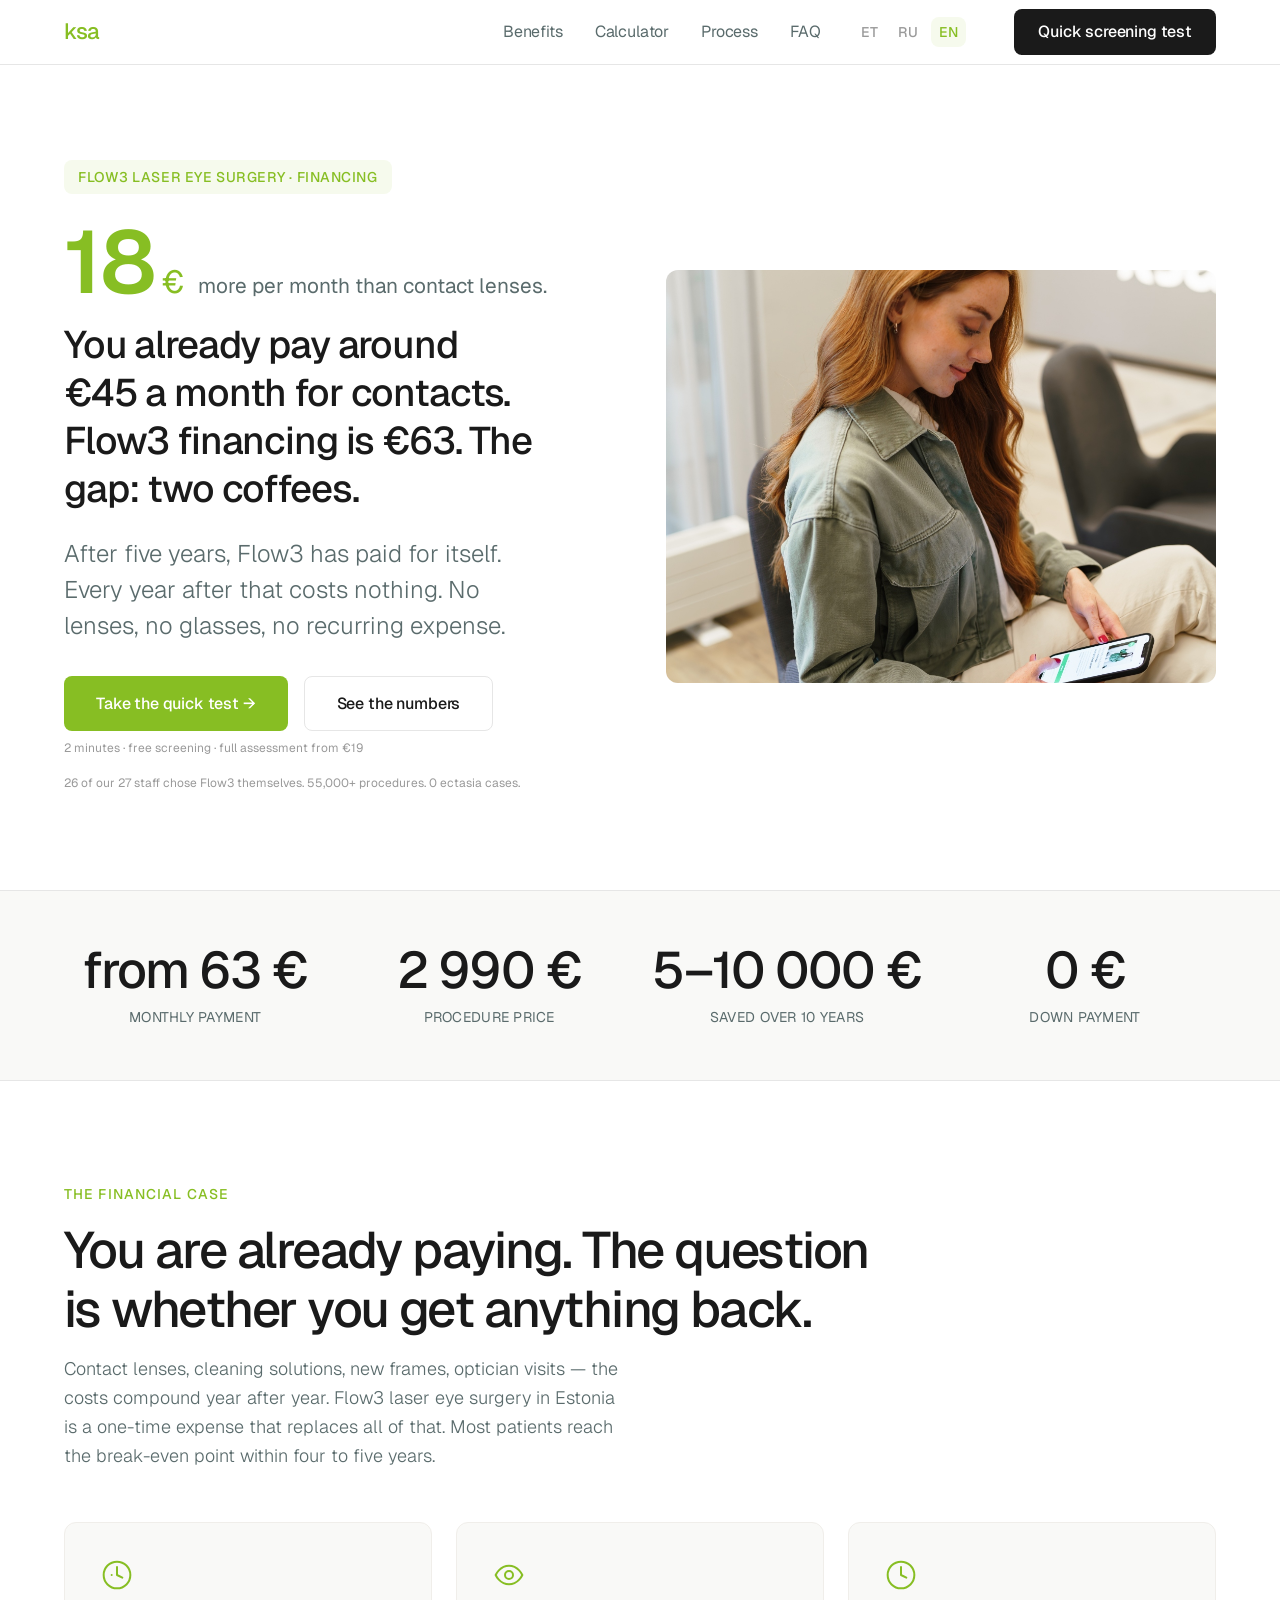
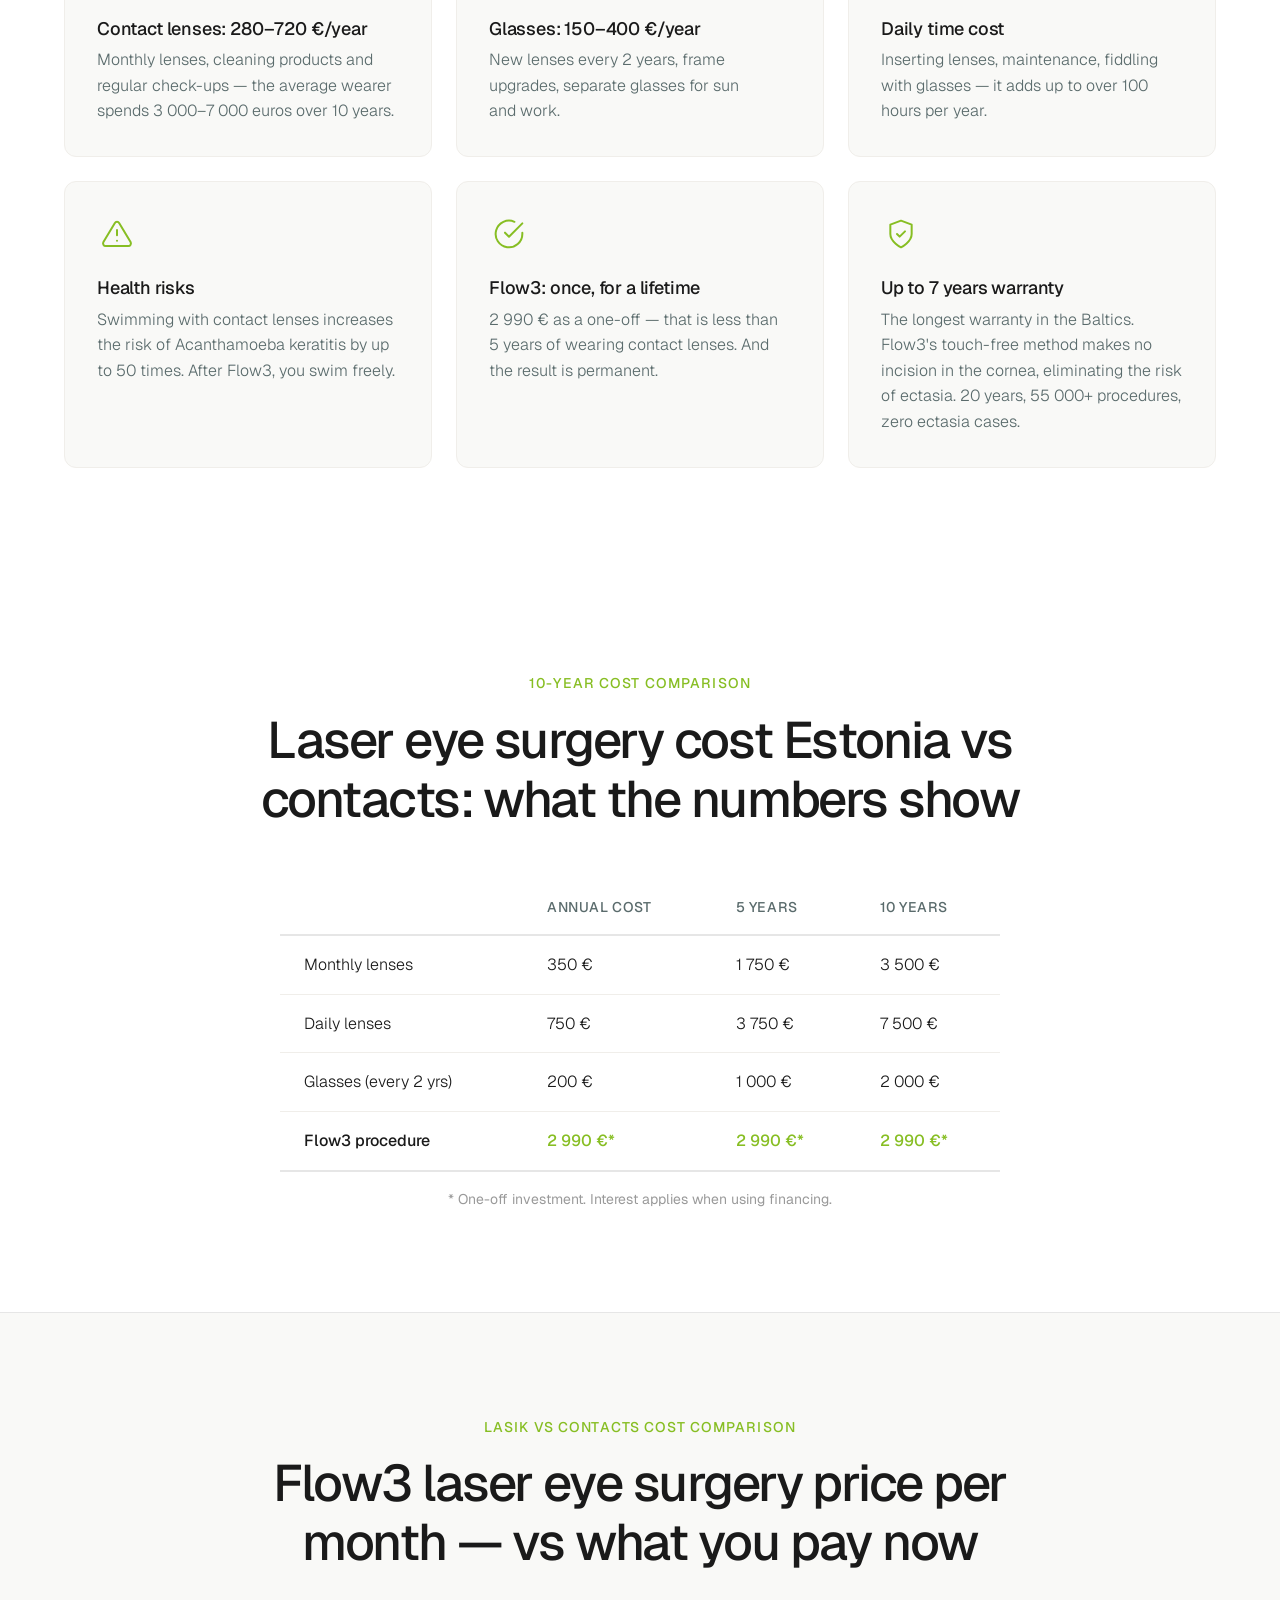
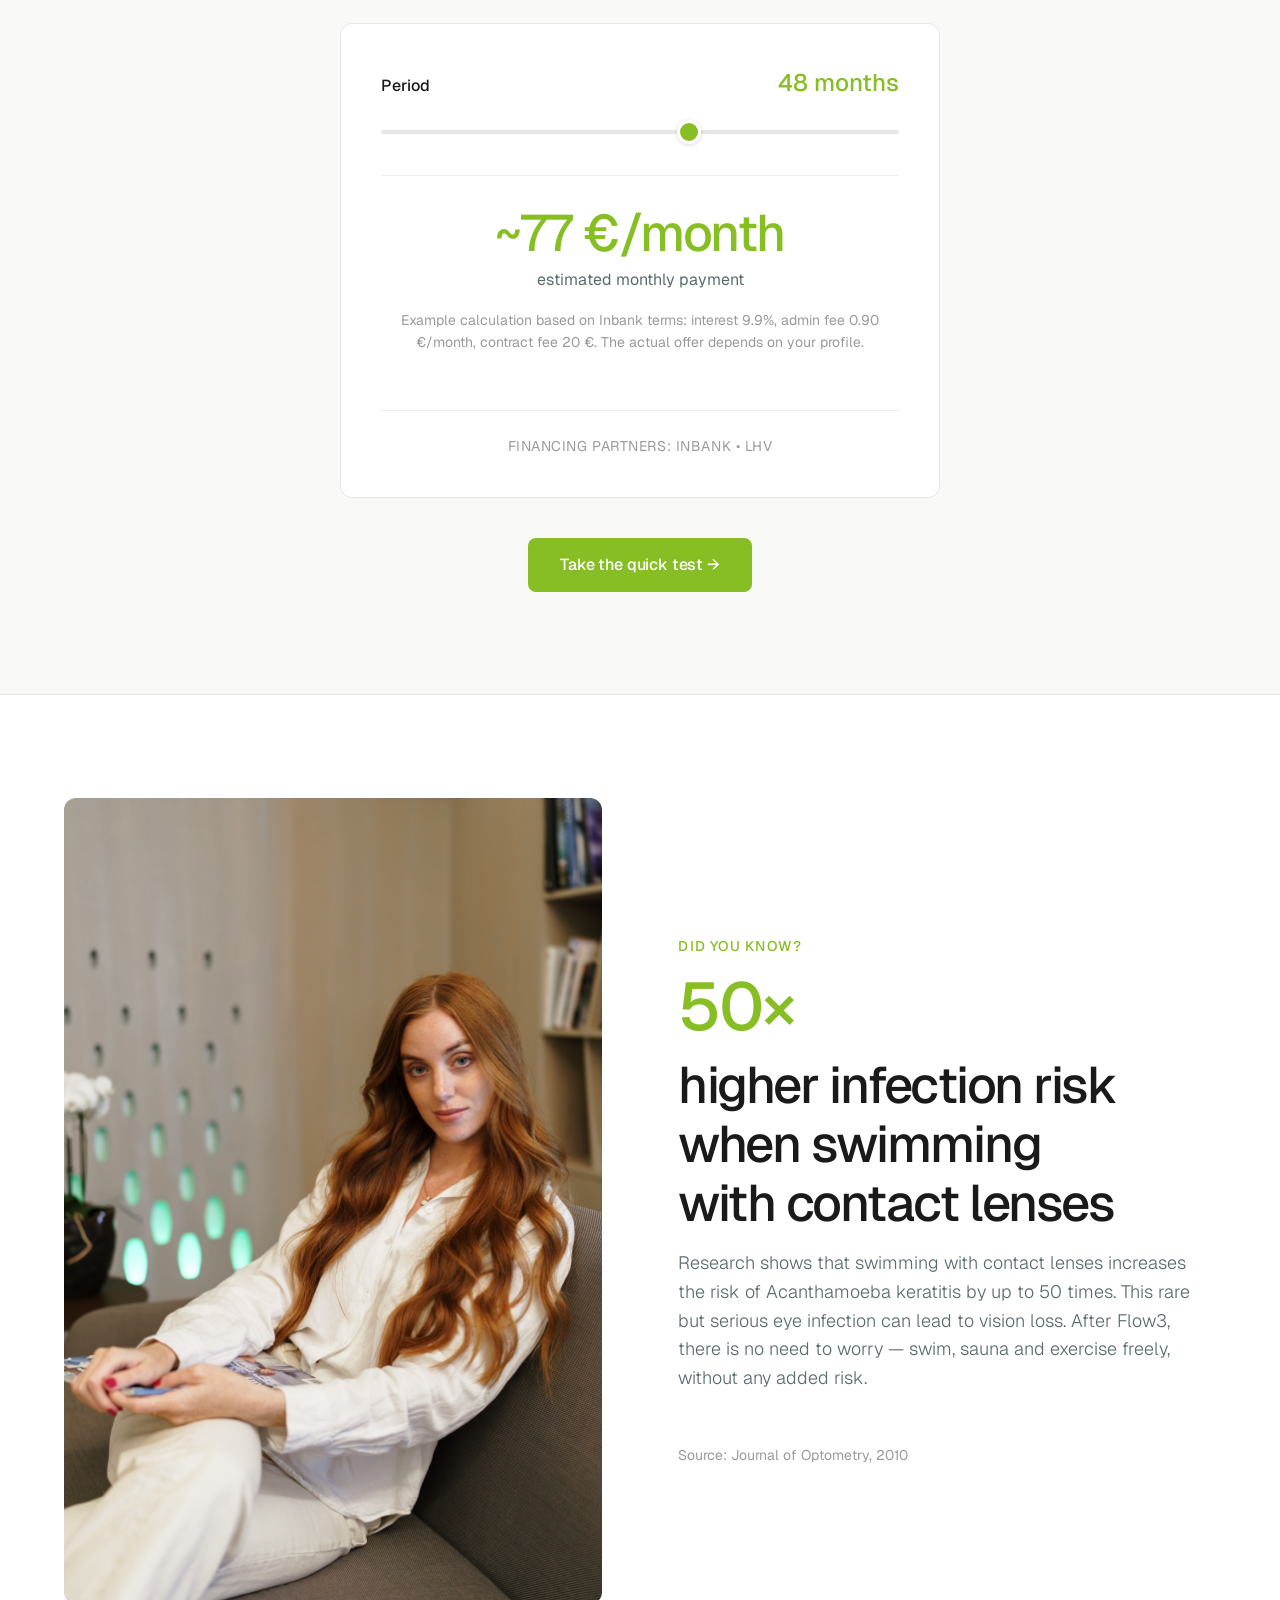
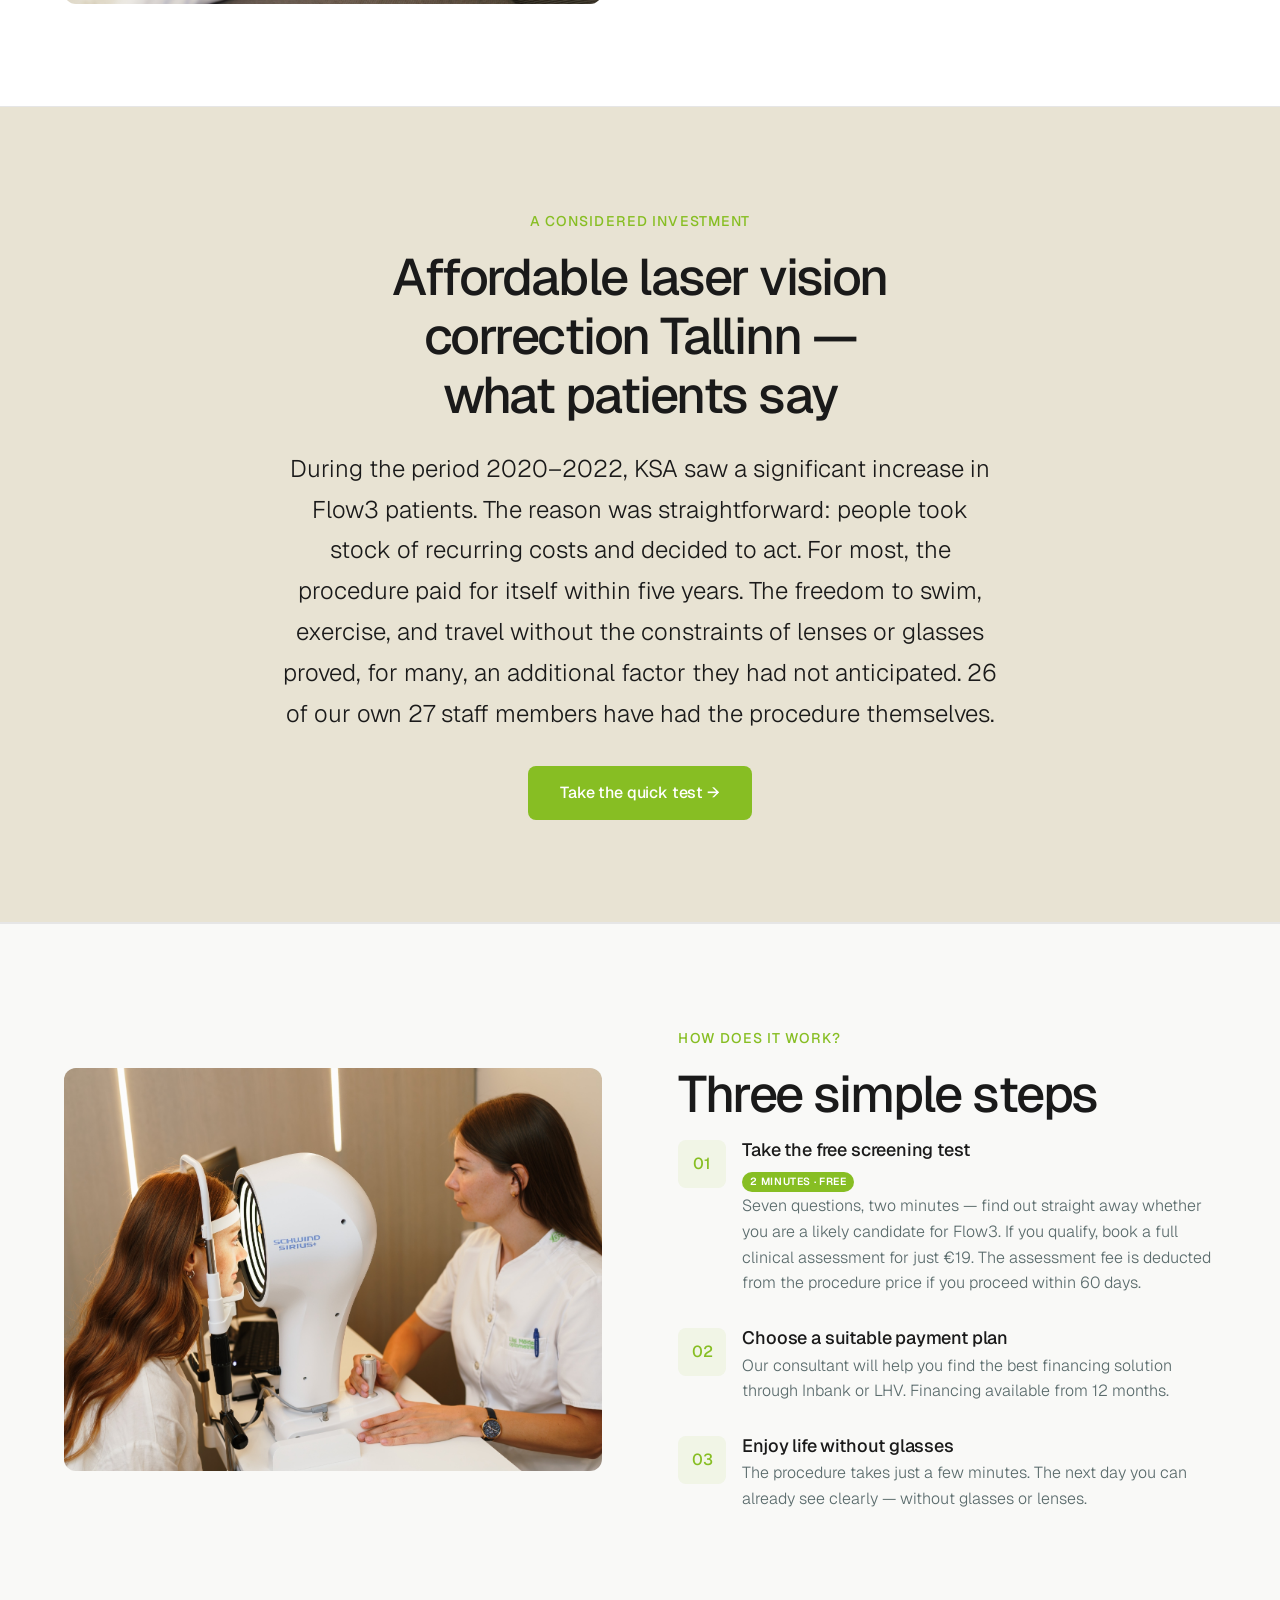
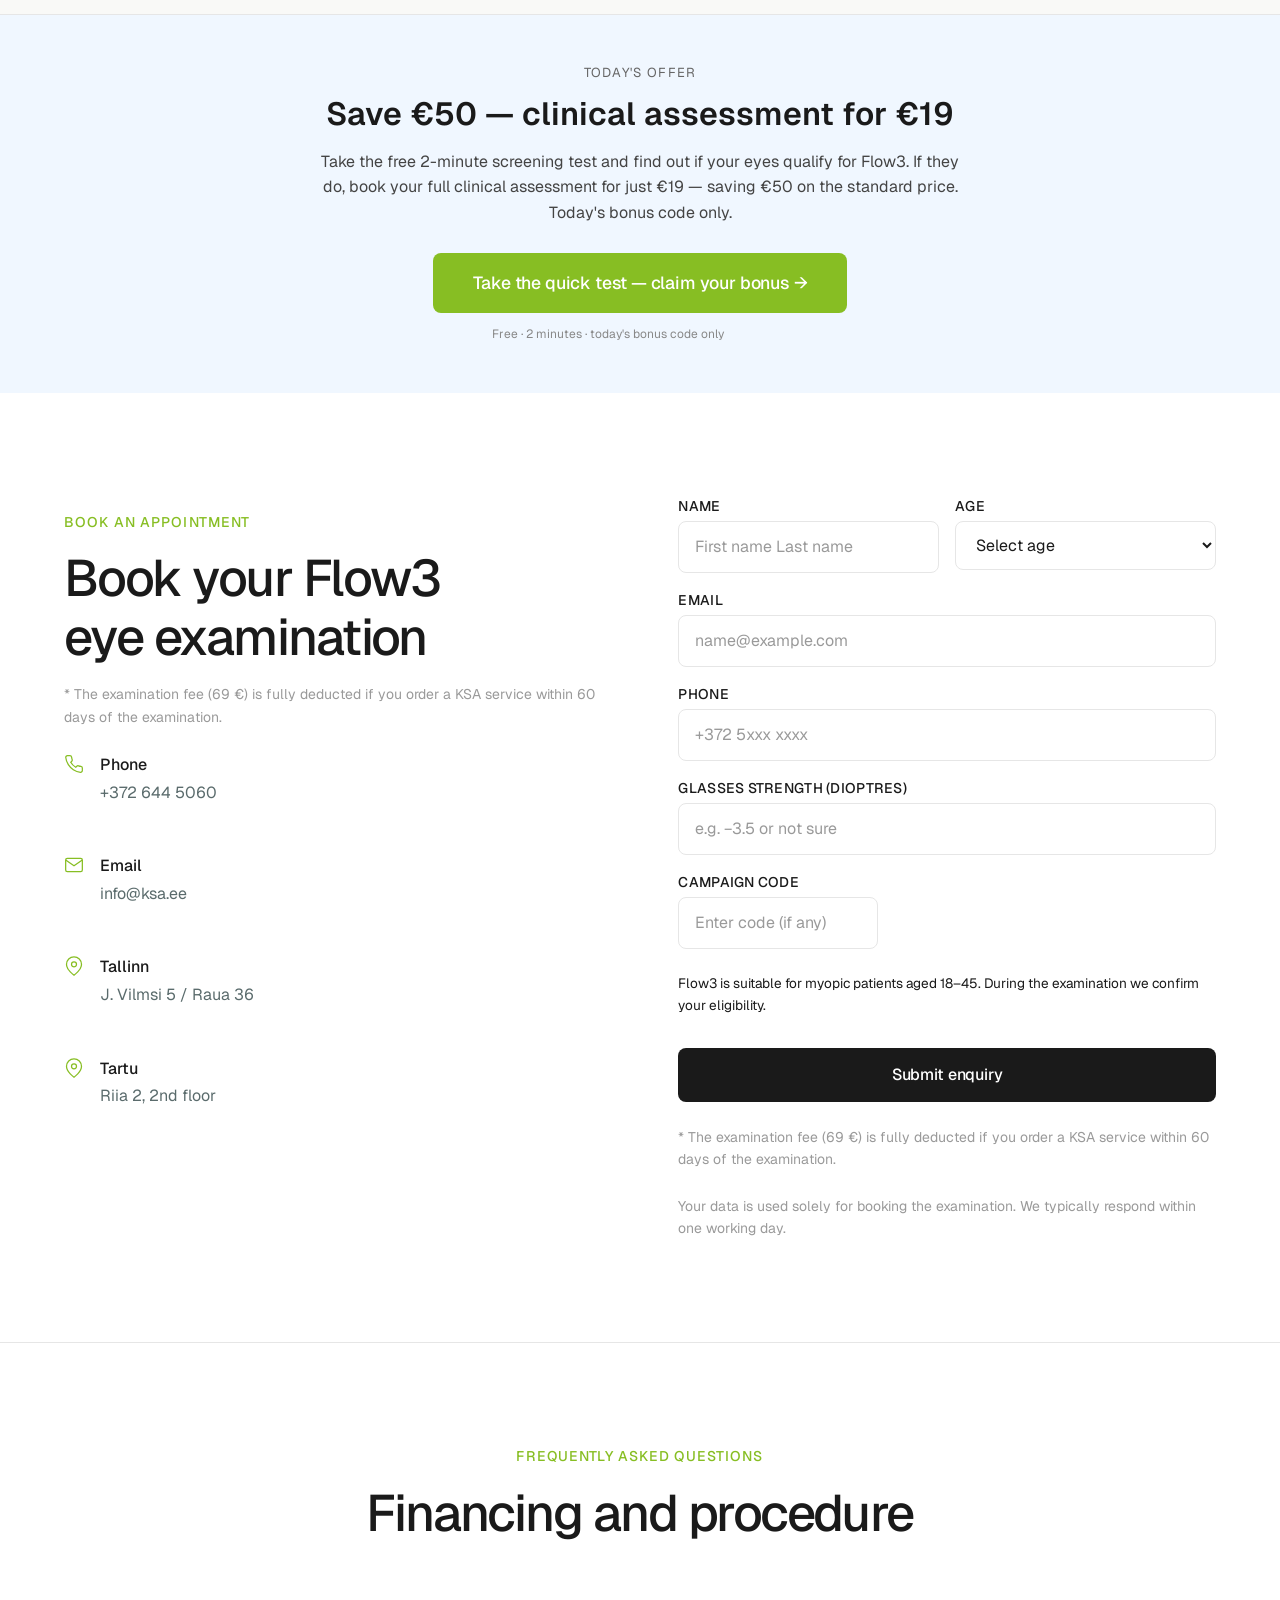
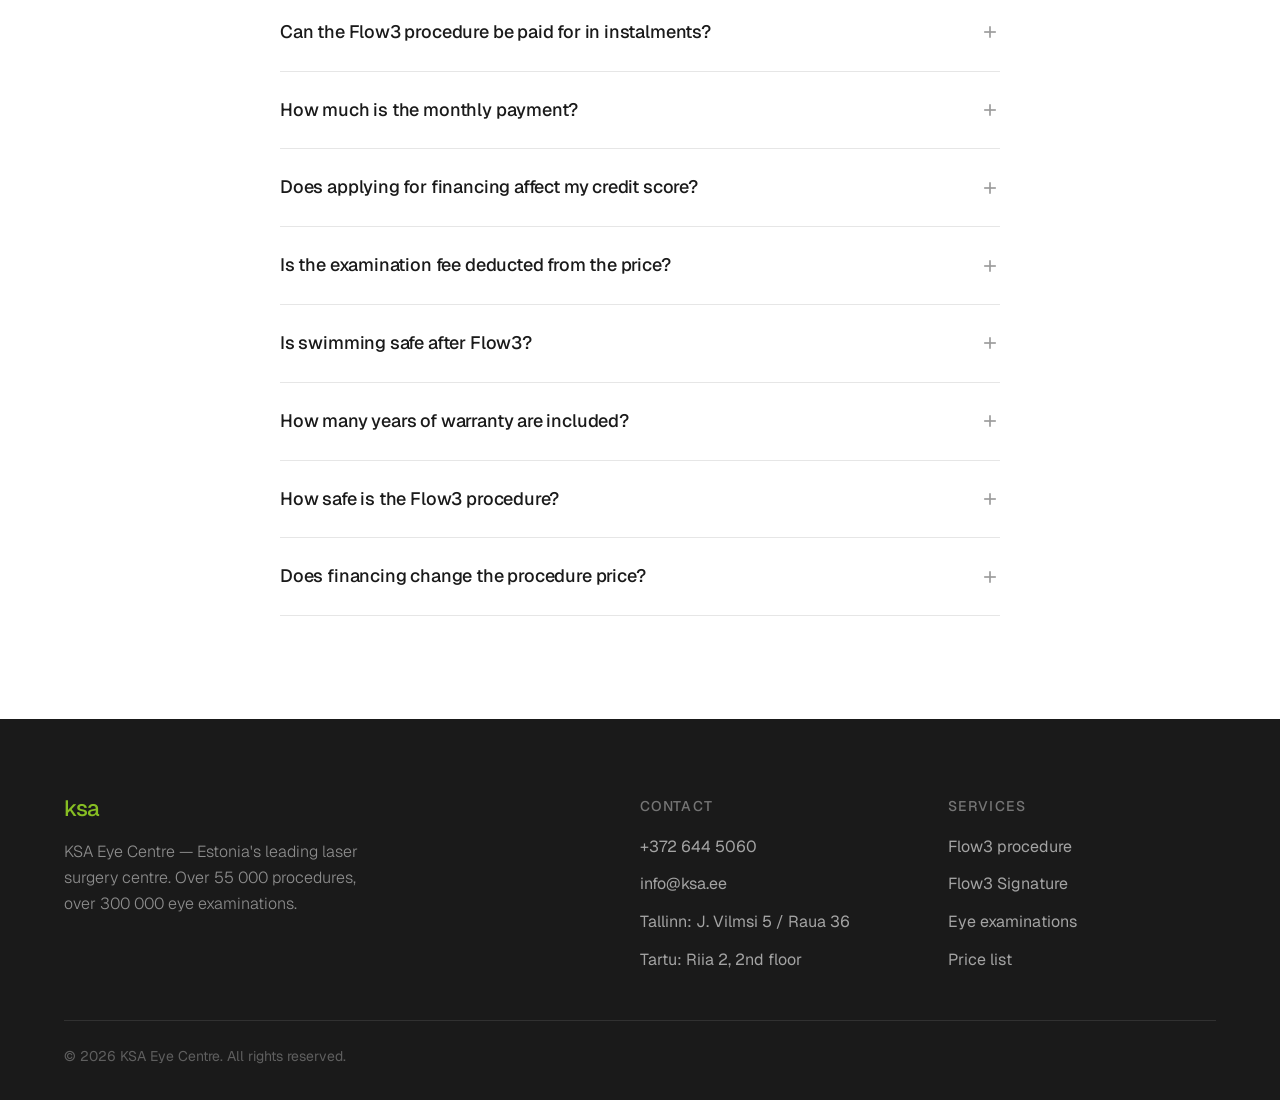
<file: en.html>
<!DOCTYPE html>
<html lang="en">
<head>
      <!-- Google Tag Manager -->
      <script>(function(w,d,s,l,i){w[l]=w[l]||[];w[l].push({'gtm.start':
                                                                new Date().getTime(),event:'gtm.js'});var f=d.getElementsByTagName(s)[0],
      j=d.createElement(s),dl=l!='dataLayer'?'&l='+l:'';j.async=true;j.src=
      'https://www.googletagmanager.com/gtm.js?id='+i+dl;f.parentNode.insertBefore(j,f);
                                  })(window,document,'script','dataLayer','GTM-KCZVRJ8');</script>
      <!-- End Google Tag Manager -->
<!-- Google Ads tag (gtag.js) -->
<script async src="https://www.googletagmanager.com/gtag/js?id=AW-18030087653"></script>
<script>
window.dataLayer = window.dataLayer || [];
function gtag(){dataLayer.push(arguments);}
gtag('js', new Date());
gtag('config', 'AW-18030087653');
</script>
<meta charset="UTF-8">
<meta name="viewport" content="width=device-width, initial-scale=1.0">
<title>Flow3 Financing — KSA Eye Centre | Life Without Glasses from 63 € per Month</title>
<meta name="description" content="Flow3 laser eye surgery in Tallinn costs less per month than contact lenses. See the financial comparison. Free online screening test at KSA Eye Clinic, Estonia.">
<meta property="og:title" content="Flow3 Financing — KSA Eye Centre | Life Without Glasses from 63 € per Month">
<meta property="og:description" content="Why pay for glasses and contact lenses forever? Flow3 laser eye procedure — one investment, a lifetime result. Flexible financing through Inbank and LHV.">
<meta property="og:type" content="website">

<link rel="preconnect" href="https://fonts.googleapis.com">
<link rel="preconnect" href="https://fonts.gstatic.com" crossorigin>
<link href="https://fonts.googleapis.com/css2?family=Geist:wght@300;400;500;600&display=swap" rel="stylesheet">

<link rel="stylesheet" href="./base.css">
<link rel="stylesheet" href="./style.css">
<noscript><style>.reveal { opacity: 1 !important; transform: none !important; }</style></noscript>
<!-- Meta Pixel Code -->
<script>
!function(f,b,e,v,n,t,s)
{if(f.fbq)return;n=f.fbq=function(){n.callMethod?
n.callMethod.apply(n,arguments):n.queue.push(arguments)};
if(!f._fbq)f._fbq=n;n.push=n;n.loaded=!0;n.version="2.0";
n.queue=[];t=b.createElement(e);t.async=!0;
t.src=v;s=b.getElementsByTagName(e)[0];
s.parentNode.insertBefore(t,s)}(window, document,"script",
"https://connect.facebook.net/en_US/fbevents.js");
fbq("init", "116445785392738");
fbq("track", "PageView");
</script>
<noscript><img height="1" width="1" style="display:none"
src="https://www.facebook.com/tr?id=116445785392738&ev=PageView&noscript=1"/></noscript>
<!-- End Meta Pixel Code -->
<!-- KSA Silmakeskus Schema Markup — LLM & Search Optimization -->
<script type="application/ld+json">
{
  "@context": "https://schema.org",
  "@type": "MedicalOrganization",
  "name": "KSA Silmakeskus",
  "alternateName": ["KSA Eye Centre", "KSA Глазной Центр"],
  "url": "https://ksa.ee",
  "logo": "https://ksa.ee/logo.png",
  "description": "Estonia's leading laser eye surgery clinic. 55,000+ procedures, 0 ectasia cases in 20+ years. Flow3 SmartSurface touch-free laser vision correction.",
  "foundingDate": "2005",
  "telephone": "+372 644 5060",
  "email": "info@ksa.ee",
  "address": [
    {
      "@type": "PostalAddress",
      "streetAddress": "J. Vilmsi 5",
      "addressLocality": "Tallinn",
      "postalCode": "10126",
      "addressCountry": "EE"
    },
    {
      "@type": "PostalAddress",
      "streetAddress": "Riia 2, 2. korrus",
      "addressLocality": "Tartu",
      "addressCountry": "EE"
    }
  ],
  "geo": {
    "@type": "GeoCoordinates",
    "latitude": "59.4370",
    "longitude": "24.7636"
  },
  "openingHoursSpecification": {
    "@type": "OpeningHoursSpecification",
    "dayOfWeek": ["Monday","Tuesday","Wednesday","Thursday","Friday"],
    "opens": "09:00",
    "closes": "18:00"
  },
  "medicalSpecialty": "Ophthalmology",
  "availableService": [
    {
      "@type": "MedicalProcedure",
      "name": "Flow3 SmartSurface Laser Vision Correction",
      "alternateName": "Flow3",
      "procedureType": "NoninvasiveProcedure",
      "description": "Energy-optimized touch-free laser vision correction using 25-50% less energy than competitors. No incision, no flap. Clear vision next day.",
      "howPerformed": "SCHWIND AMARIS laser reshapes cornea surface without touching it. Procedure takes under 1 minute per eye.",
      "preparation": "60-minute comprehensive eye examination (€69, fully deducted from procedure cost)",
      "followup": "Up to 7-year guarantee — longest in the Baltics",
      "status": "https://schema.org/ActiveActionStatus",
      "offers": [
        {
          "@type": "Offer",
          "name": "Flow3 Standard",
          "price": "2990",
          "priceCurrency": "EUR",
          "description": "Both eyes. Instalment from €63/month via Inbank or LHV."
        },
        {
          "@type": "Offer",
          "name": "Flow3 Signature",
          "price": "3990",
          "priceCurrency": "EUR"
        },
        {
          "@type": "Offer",
          "name": "Flow3 Eye Examination",
          "price": "69",
          "priceCurrency": "EUR",
          "description": "60-minute comprehensive exam. 100% deducted from procedure price if patient proceeds within 60 days."
        }
      ]
    }
  ],
  "employee": [
    {
      "@type": "Physician",
      "name": "Dr. Ants Haavel",
      "jobTitle": "CEO and Ophthalmic Surgeon",
      "description": "20+ years experience in laser eye surgery. Performed 55,000+ procedures with 0 ectasia cases."
    },
    {
      "@type": "Physician",
      "name": "Dr. Karl-Erik Tillmann",
      "jobTitle": "Ophthalmic Surgeon"
    }
  ],
  "aggregateRating": {
    "@type": "AggregateRating",
    "ratingValue": "4.9",
    "reviewCount": "2500",
    "bestRating": "5"
  },
  "sameAs": [
    "https://www.facebook.com/KSASilmakeskus",
    "https://www.instagram.com/ksa_silmakeskus"
  ],
  "hasCredential": {
    "@type": "EducationalOccupationalCredential",
    "credentialCategory": "Medical License",
    "description": "55,000+ laser procedures performed. Zero ectasia cases in 20+ year history. SCHWIND certified centre."
  },
  "keywords": "laser eye surgery Estonia, Flow3, silma laseroperatsioon, лазерная коррекция зрения Таллинн, SmartSurface, touch-free laser, KSA Silmakeskus"
}
</script>

  <style>
    .hero__note { font-size:0.75rem; color:var(--color-text-muted,#999); margin-top:0.5rem; }
    .hero__kicker { font-size:clamp(0.7rem,1.5vw,0.8rem); font-weight:600; text-transform:uppercase; letter-spacing:0.1em; color:var(--color-text-muted,#999); margin-bottom:0.75rem; }
    .hero__delta { display:inline-flex; align-items:baseline; gap:0.25rem; color:#87be23; }
    .hero__delta-num { font-size:clamp(3.5rem,8vw,5.5rem); font-weight:600; line-height:1; }
    .hero__delta-unit { font-size:clamp(1.5rem,3vw,2rem); font-weight:400; }
    .hero__delta-label { font-size:clamp(1rem,2vw,1.3rem); font-weight:400; color:var(--color-text-secondary,#555); margin-left:0.5rem; }
    .step__badge { display:inline-block; background:#87be23; color:#fff; font-size:0.65rem; font-weight:600; text-transform:uppercase; letter-spacing:0.06em; padding:2px 8px; border-radius:20px; margin-top:0.35rem; }
  </style>

<!-- SEO: Canonical + hreflang -->
<link rel="canonical" href="https://finance.ksa.ee/en">
<link rel="alternate" hreflang="et" href="https://finance.ksa.ee/">
<link rel="alternate" hreflang="ru" href="https://finance.ksa.ee/ru">
<link rel="alternate" hreflang="en" href="https://finance.ksa.ee/en">
<link rel="alternate" hreflang="x-default" href="https://finance.ksa.ee/">

<!-- SEO: OG improvements -->
<meta property="og:url" content="https://finance.ksa.ee/en">
<meta property="og:site_name" content="KSA Silmakeskus">
<meta name="twitter:card" content="summary_large_image">

<!-- SEO: Schema.org JSON-LD -->
<script type="application/ld+json">
{
  "@context": "https://schema.org",
  "@graph": [
    {
      "@type": ["MedicalBusiness", "LocalBusiness"],
      "@id": "https://ksa.ee/#organization",
      "name": "KSA Silmakeskus",
      "alternateName": "KSA Eye Clinic",
      "url": "https://ksa.ee",
      "description": "Estonia's leading laser eye surgery clinic. Flow3 SmartSurface touch-free vision correction. 55,000+ procedures, 0 ectasia cases in 20+ years.",
      "address": {
        "@type": "PostalAddress",
        "streetAddress": "Raua 36",
        "addressLocality": "Tallinn",
        "addressRegion": "Harjumaa",
        "postalCode": "10124",
        "addressCountry": "EE"
      },
      "geo": {
        "@type": "GeoCoordinates",
        "latitude": 59.4323,
        "longitude": 24.7546
      },
      "medicalSpecialty": "Ophthalmology",
      "priceRange": "€€",
      "currenciesAccepted": "EUR",
      "sameAs": ["https://ksa.ee"]
    },
    {
      "@type": "WebPage",
      "@id": "https://finance.ksa.ee/en#webpage",
      "url": "https://finance.ksa.ee/en",
      "name": "Flow3 Financing — KSA Eye Centre | Life Without Glasses from 63 € per Month",
      "description": "Flow3 laser eye surgery in Tallinn costs less per month than contact lenses. See the financial comparison. Free online screening test at KSA Eye Clinic, Estonia.",
      "inLanguage": "en-GB",
      "isPartOf": {"@id": "https://ksa.ee/#organization"},
      "about": {"@id": "https://ksa.ee/#organization"},
      "breadcrumb": {"@id": "https://finance.ksa.ee/#breadcrumb"}
    },
    {
      "@type": "BreadcrumbList",
      "@id": "https://finance.ksa.ee/#breadcrumb",
      "itemListElement": [
        {
          "@type": "ListItem",
          "position": 1,
          "name": "KSA Silmakeskus",
          "item": "https://ksa.ee"
        },
        {
          "@type": "ListItem",
          "position": 2,
          "name": "Finants",
          "item": "https://finance.ksa.ee/"
        }
      ]
    },
    {
      "@type": "FAQPage",
      "mainEntity": [
        {
          "@type": "Question",
          "name": "Can the Flow3 procedure be paid for in instalments?",
          "acceptedAnswer": {
            "@type": "Answer",
            "text": "Yes. KSA partners with Inbank and LHV, who offer flexible financing for periods of 12–72 months. No down payment is required and you receive a decision within minutes."
          }
        },
        {
          "@type": "Question",
          "name": "How much is the monthly payment?",
          "acceptedAnswer": {
            "@type": "Answer",
            "text": "For 48 months, approximately 75 euros; for 60 months, approximately 63 euros. You will receive a precise offer after submitting your application."
          }
        },
        {
          "@type": "Question",
          "name": "Is the examination fee deducted from the price?",
          "acceptedAnswer": {
            "@type": "Answer",
            "text": "Yes. If you proceed with the Flow3 procedure within 60 days of the examination, the examination fee (69 €) is fully deducted from the procedure price."
          }
        },
        {
          "@type": "Question",
          "name": "How many years of warranty are included?",
          "acceptedAnswer": {
            "@type": "Answer",
            "text": "KSA offers up to 7 years of warranty — the longest in the entire Baltic region. Over 55,000 procedures and 20 years of experience — not a single case of ectasia."
          }
        },
        {
          "@type": "Question",
          "name": "Does financing change the procedure price?",
          "acceptedAnswer": {
            "@type": "Answer",
            "text": "The procedure price remains the same — 2,990 €. With financing, interest (9.9% per annum) and small administrative fees apply."
          }
        }
      ]
    }
  ]
}
</script>

</head>
<body>
      <!-- Google Tag Manager (noscript) -->
      <noscript><iframe src="https://www.googletagmanager.com/ns.html?id=GTM-KCZVRJ8" height="0" width="0" style="display:none;visibility:hidden"></iframe></noscript>
    <!-- End Google Tag Manager (noscript) -->

<!-- ===== HEADER ===== -->
<header class="header" id="header">
  <div class="container header__inner">
    <a href="https://ksa.ee" target="_blank" rel="noopener noreferrer" class="header__logo" aria-label="KSA Eye Centre">
      <svg viewBox="0 0 120 48" fill="none" xmlns="http://www.w3.org/2000/svg" aria-hidden="true">
        <text x="0" y="36" font-family="Geist, sans-serif" font-weight="500" font-size="38" fill="#87be23" letter-spacing="-2">ksa</text>
      </svg>
    </a>
    <nav class="header__nav" id="mainNav">
      <a href="#eelised">Benefits</a>
      <a href="#kalkulaator">Calculator</a>
      <a href="#protsess">Process</a>
      <a href="#kkk">FAQ</a>
      <div class="lang-switch">
        <a href="/">ET</a>
        <a href="/ru">RU</a>
        <a href="/en" class="active">EN</a>
      </div>
      <a href="https://kiirtest.ksa.ee" class="header__cta" target="_blank" rel="noopener noreferrer">Quick screening test</a>
    </nav>
    <button class="mobile-toggle" id="mobileToggle" aria-label="Menu">
      <span></span><span></span><span></span>
    </button>
  </div>
</header>

<!-- ===== HERO ===== -->
<section class="hero">
  <div class="container">
    <div class="hero__grid">
      <div class="hero__content">
        <div class="hero__badge">Flow3 laser eye surgery · financing</div>
        <div style="margin-bottom:1.25rem;">
          <div style="display:flex;align-items:baseline;gap:0.4rem;flex-wrap:wrap;">
            <span class="hero__delta">
              <span class="hero__delta-num">18</span>
              <span class="hero__delta-unit">€</span>
            </span>
            <span class="hero__delta-label">more per month than contact lenses.</span>
          </div>
          <h1 class="hero__title" style="margin-top:0.75rem;font-size:clamp(1.6rem,3.5vw,2.4rem);line-height:1.25;">
            You already pay around €45 a month for contacts.<br>Flow3 financing is €63. The gap: two coffees.
          </h1>
        </div>
        <p class="hero__subtitle">After five years, Flow3 has paid for itself. Every year after that costs nothing. No lenses, no glasses, no recurring expense.</p>
        <div class="hero__actions">
          <a href="https://kiirtest.ksa.ee" target="_blank" rel="noopener noreferrer" class="btn btn--primary" onclick="gtag('event','hero_cta_click',{event_category:'Finance LP EN'})">Take the quick test →</a>
          <a href="#kalkulaator" class="btn btn--outline">See the numbers</a>
        </div>
        <p class="hero__note">2 minutes · free screening · full assessment from €19</p>
        <p style="font-size:0.75rem;color:var(--color-text-muted,#999);margin-top:1rem;">26 of our 27 staff chose Flow3 themselves. 55,000+ procedures. 0 ectasia cases.</p>
      </div>
      <div class="hero__image">
        <img src="./assets/hero-patient.jpg" alt="Satisfied patient after Flow3 laser procedure at KSA Eye Centre" loading="eager" width="800" height="600">
      </div>
    </div>
  </div>
</section>

<!-- ===== STATS ===== -->
<section class="stats">
  <div class="container">
    <div class="stats__grid">
      <div class="stats__item reveal">
        <div class="stats__number">from 63 €</div>
        <div class="stats__label">monthly payment</div>
      </div>
      <div class="stats__item reveal">
        <div class="stats__number">2 990 €</div>
        <div class="stats__label">procedure price</div>
      </div>
      <div class="stats__item reveal">
        <div class="stats__number">5–10 000 €</div>
        <div class="stats__label">saved over 10 years</div>
      </div>
      <div class="stats__item reveal">
        <div class="stats__number">0 €</div>
        <div class="stats__label">down payment</div>
      </div>
    </div>
  </div>
</section>

<!-- ===== COST COMPARISON / BENEFITS ===== -->
<section class="benefits" id="eelised">
  <div class="container">
    <div class="section__label">The financial case</div>
    <h2 class="section__title">You are already paying. The question is whether you get anything back.</h2>
    <p class="section__subtitle">Contact lenses, cleaning solutions, new frames, optician visits — the costs compound year after year. Flow3 laser eye surgery in Estonia is a one-time expense that replaces all of that. Most patients reach the break-even point within four to five years.</p>

    <div class="benefits__grid">
      <div class="benefit-card reveal">
        <div class="benefit-card__icon">
          <svg width="32" height="32" viewBox="0 0 24 24" fill="none" stroke="currentColor" stroke-width="1.5" stroke-linecap="round" stroke-linejoin="round"><circle cx="12" cy="12" r="10"/><path d="M12 6v6l4 2"/><path d="M8 12h.01"/></svg>
        </div>
        <h3 class="benefit-card__title">Contact lenses: 280–720 €/year</h3>
        <p class="benefit-card__text">Monthly lenses, cleaning products and regular check-ups — the average wearer spends 3 000–7 000 euros over 10 years.</p>
      </div>

      <div class="benefit-card reveal">
        <div class="benefit-card__icon">
          <svg width="32" height="32" viewBox="0 0 24 24" fill="none" stroke="currentColor" stroke-width="1.5" stroke-linecap="round" stroke-linejoin="round"><path d="M2 12s3-7 10-7 10 7 10 7-3 7-10 7-10-7-10-7z"/><circle cx="12" cy="12" r="3"/></svg>
        </div>
        <h3 class="benefit-card__title">Glasses: 150–400 €/year</h3>
        <p class="benefit-card__text">New lenses every 2 years, frame upgrades, separate glasses for sun and work.</p>
      </div>

      <div class="benefit-card reveal">
        <div class="benefit-card__icon">
          <svg width="32" height="32" viewBox="0 0 24 24" fill="none" stroke="currentColor" stroke-width="1.5" stroke-linecap="round" stroke-linejoin="round"><circle cx="12" cy="12" r="10"/><polyline points="12 6 12 12 16 14"/></svg>
        </div>
        <h3 class="benefit-card__title">Daily time cost</h3>
        <p class="benefit-card__text">Inserting lenses, maintenance, fiddling with glasses — it adds up to over 100 hours per year.</p>
      </div>

      <div class="benefit-card reveal">
        <div class="benefit-card__icon">
          <svg width="32" height="32" viewBox="0 0 24 24" fill="none" stroke="currentColor" stroke-width="1.5" stroke-linecap="round" stroke-linejoin="round"><path d="M10.29 3.86L1.82 18a2 2 0 0 0 1.71 3h16.94a2 2 0 0 0 1.71-3L13.71 3.86a2 2 0 0 0-3.42 0z"/><line x1="12" y1="9" x2="12" y2="13"/><line x1="12" y1="17" x2="12.01" y2="17"/></svg>
        </div>
        <h3 class="benefit-card__title">Health risks</h3>
        <p class="benefit-card__text">Swimming with contact lenses increases the risk of Acanthamoeba keratitis by up to 50 times. After Flow3, you swim freely.</p>
      </div>

      <div class="benefit-card reveal">
        <div class="benefit-card__icon">
          <svg width="32" height="32" viewBox="0 0 24 24" fill="none" stroke="currentColor" stroke-width="1.5" stroke-linecap="round" stroke-linejoin="round"><path d="M22 11.08V12a10 10 0 1 1-5.93-9.14"/><polyline points="22 4 12 14.01 9 11.01"/></svg>
        </div>
        <h3 class="benefit-card__title">Flow3: once, for a lifetime</h3>
        <p class="benefit-card__text">2 990 € as a one-off — that is less than 5 years of wearing contact lenses. And the result is permanent.</p>
      </div>

      <div class="benefit-card reveal">
        <div class="benefit-card__icon">
          <svg width="32" height="32" viewBox="0 0 24 24" fill="none" stroke="currentColor" stroke-width="1.5" stroke-linecap="round" stroke-linejoin="round"><path d="M12 22s8-4 8-10V5l-8-3-8 3v7c0 6 8 10 8 10z"/><path d="m9 12 2 2 4-4"/></svg>
        </div>
        <h3 class="benefit-card__title">Up to 7 years warranty</h3>
        <p class="benefit-card__text">The longest warranty in the Baltics. Flow3's touch-free method makes no incision in the cornea, eliminating the risk of ectasia. 20 years, 55 000+ procedures, zero ectasia cases.</p>
      </div>
    </div>
  </div>
</section>

<!-- ===== COMPARISON TABLE ===== -->
<section class="comparison">
  <div class="container">
    <div class="section__label" style="text-align:center;">10-year cost comparison</div>
    <h2 class="section__title" style="text-align:center;margin-bottom:clamp(var(--space-10),4vw,var(--space-16));">Laser eye surgery cost Estonia vs contacts: what the numbers show</h2>

    <table class="comparison__table reveal">
      <thead>
        <tr>
          <th></th>
          <th>Annual cost</th>
          <th>5 years</th>
          <th>10 years</th>
        </tr>
      </thead>
      <tbody>
        <tr>
          <td>Monthly lenses</td>
          <td>350 €</td>
          <td>1 750 €</td>
          <td>3 500 €</td>
        </tr>
        <tr>
          <td>Daily lenses</td>
          <td>750 €</td>
          <td>3 750 €</td>
          <td>7 500 €</td>
        </tr>
        <tr>
          <td>Glasses (every 2 yrs)</td>
          <td>200 €</td>
          <td>1 000 €</td>
          <td>2 000 €</td>
        </tr>
        <tr>
          <td>Flow3 procedure</td>
          <td class="highlight">2 990 €*</td>
          <td class="highlight">2 990 €*</td>
          <td class="highlight">2 990 €*</td>
        </tr>
      </tbody>
    </table>
    <p style="text-align:center;font-size:var(--text-xs);color:var(--color-text-muted);margin-top:var(--space-4);max-width:720px;margin-left:auto;margin-right:auto;">* One-off investment. Interest applies when using financing.</p>
  </div>
</section>

<!-- ===== CALCULATOR ===== -->
<section class="calculator" id="kalkulaator">
  <div class="container">
    <div class="section__label" style="text-align:center;">LASIK vs contacts cost comparison</div>
    <h2 class="section__title" style="text-align:center;margin-bottom:clamp(var(--space-10),4vw,var(--space-16));">Flow3 laser eye surgery price per month — vs what you pay now</h2>

    <div class="calc__card reveal">
      <div class="calc__slider-group">
        <div class="calc__slider-label">
          <span>Period</span>
          <strong id="periodDisplay">48 months</strong>
        </div>
        <input type="range" class="calc__slider" id="periodSlider" min="12" max="72" value="48" step="6">
      </div>

      <div class="calc__result">
        <div class="calc__result-number" id="monthlyPayment">~75 €/month</div>
        <div class="calc__result-label">estimated monthly payment</div>
        <p class="calc__result-note">Example calculation based on Inbank terms: interest 9.9%, admin fee 0.90 €/month, contract fee 20 €. The actual offer depends on your profile.</p>
      </div>

      <div class="calc__partners">
        <span>Financing partners: Inbank • LHV</span>
      </div>
    </div>

    <div style="text-align:center;margin-top:var(--space-10);">
      <a href="https://kiirtest.ksa.ee" target="_blank" rel="noopener noreferrer" class="btn btn--primary" onclick="gtag('event','kiirtest_cta_click',{event_category:'Finance LP EN',event_label:'calculator'})">Take the quick test →</a>
    </div>
  </div>
</section>

<!-- ===== RISK / SWIMMING ===== -->
<section class="risk" id="ohutus">
  <div class="container">
    <div class="risk__grid">
      <div class="risk__image reveal">
        <img src="./assets/lifestyle.jpg" alt="Active lifestyle after Flow3 laser eye procedure" loading="lazy" width="800" height="600">
      </div>
      <div>
        <div class="section__label">Did you know?</div>
        <div class="risk__stat">50×</div>
        <h2 class="section__title">higher infection risk when swimming with contact lenses</h2>
        <p class="section__subtitle">Research shows that swimming with contact lenses increases the risk of Acanthamoeba keratitis by up to 50 times. This rare but serious eye infection can lead to vision loss. After Flow3, there is no need to worry — swim, sauna and exercise freely, without any added risk.</p>
        <p style="font-size:var(--text-xs);color:var(--color-text-muted);margin-top:var(--space-2);">Source: Journal of Optometry, 2010</p>
      </div>
    </div>
  </div>
</section>

<!-- ===== MOTIVATION / TOUGH TIMES ===== -->
<section class="motivation">
  <div class="container">
    <div class="motivation__inner reveal">
      <div class="section__label" style="text-align:center;">A considered investment</div>
      <h2 class="section__title" style="text-align:center;margin-bottom:var(--space-6);">Affordable laser vision correction Tallinn — what patients say</h2>
      <p class="motivation__text">During the period 2020–2022, KSA saw a significant increase in Flow3 patients. The reason was straightforward: people took stock of recurring costs and decided to act. For most, the procedure paid for itself within five years. The freedom to swim, exercise, and travel without the constraints of lenses or glasses proved, for many, an additional factor they had not anticipated. 26 of our own 27 staff members have had the procedure themselves.</p>
      <div style="text-align:center;margin-top:var(--space-8);">
        <a href="https://kiirtest.ksa.ee" target="_blank" rel="noopener noreferrer" class="btn btn--primary" onclick="gtag('event','kiirtest_cta_click',{event_category:'Finance LP EN',event_label:'motivation'})">Take the quick test →</a>
      </div>
    </div>
  </div>
</section>

<!-- ===== PROCESS / HOW IT WORKS ===== -->
<section class="process" id="protsess">
  <div class="container">
    <div class="process__grid">
      <div class="process__image reveal">
        <img src="./assets/exam.jpg" alt="Flow3 eye examination at KSA Eye Centre" loading="lazy" width="800" height="600">
      </div>
      <div>
        <div class="section__label">How does it work?</div>
        <h2 class="section__title">Three simple steps</h2>

        <div class="process__steps">
          <div class="step reveal">
            <div class="step__number">01</div>
            <div>
              <h3 class="step__title">Take the free screening test</h3>
              <span class="step__badge">2 minutes · free</span>
              <p class="step__text">Seven questions, two minutes — find out straight away whether you are a likely candidate for Flow3. If you qualify, book a full clinical assessment for just €19. The assessment fee is deducted from the procedure price if you proceed within 60 days.</p>
            </div>
          </div>
          <div class="step reveal">
            <div class="step__number">02</div>
            <div>
              <h3 class="step__title">Choose a suitable payment plan</h3>
              <p class="step__text">Our consultant will help you find the best financing solution through Inbank or LHV. Financing available from 12 months.</p>
            </div>
          </div>
          <div class="step reveal">
            <div class="step__number">03</div>
            <div>
              <h3 class="step__title">Enjoy life without glasses</h3>
              <p class="step__text">The procedure takes just a few minutes. The next day you can already see clearly — without glasses or lenses.</p>
            </div>
          </div>
        </div>
      </div>
    </div>
  </div>
</section>

<section class="kiirtest-cta" style="background:#f0f7ff;padding:48px 24px;text-align:center;margin:0;">
  <div style="max-width:640px;margin:0 auto;">
    <p style="font-size:13px;text-transform:uppercase;letter-spacing:0.1em;color:#666;margin-bottom:12px;">Today's offer</p>
    <h2 style="font-size:clamp(1.5rem,3vw,2rem);font-weight:600;margin-bottom:16px;">Save €50 — clinical assessment for €19</h2>
    <p style="font-size:1rem;color:#444;margin-bottom:28px;line-height:1.6;">Take the free 2-minute screening test and find out if your eyes qualify for Flow3. If they do, book your full clinical assessment for just €19 — saving €50 on the standard price. Today's bonus code only.</p>
    <a href="https://kiirtest.ksa.ee" target="_blank" rel="noopener noreferrer" class="btn btn--primary" style="font-size:1.1rem;padding:16px 40px;" onclick="gtag('event','kiirtest_cta_click',{event_category:'Finance LP EN',event_label:'mid_page_bonus'})">Take the quick test — claim your bonus →</a>
    <p style="font-size:12px;color:#888;margin-top:12px;">Free · 2 minutes · today's bonus code only</p>
  </div>
</section>

<!-- ===== CONTACT FORM ===== -->
<section class="contact" id="broneeri">
  <div class="container">
    <div class="contact__grid">
      <div class="contact__info">
        <div class="section__label">Book an appointment</div>
        <h2 class="section__title">Book your Flow3 eye examination</h2>
        <p class="form__note" style="margin-top:var(--space-2);margin-bottom:var(--space-6);">* The examination fee (69 €) is fully deducted if you order a KSA service within 60 days of the examination.</p>

        <div style="display:flex;flex-direction:column;gap:var(--space-6);">
          <div class="contact__detail">
            <svg class="contact__detail-icon" viewBox="0 0 24 24" fill="none" stroke="currentColor" stroke-width="1.5"><path d="M22 16.92v3a2 2 0 0 1-2.18 2 19.79 19.79 0 0 1-8.63-3.07 19.5 19.5 0 0 1-6-6 19.79 19.79 0 0 1-3.07-8.67A2 2 0 0 1 4.11 2h3a2 2 0 0 1 2 1.72c.127.96.361 1.903.7 2.81a2 2 0 0 1-.45 2.11L8.09 9.91a16 16 0 0 0 6 6l1.27-1.27a2 2 0 0 1 2.11-.45c.907.339 1.85.573 2.81.7A2 2 0 0 1 22 16.92z"/></svg>
            <div class="contact__detail-text">
              <strong>Phone</strong>
              +372 644 5060
            </div>
          </div>
          <div class="contact__detail">
            <svg class="contact__detail-icon" viewBox="0 0 24 24" fill="none" stroke="currentColor" stroke-width="1.5"><path d="M4 4h16c1.1 0 2 .9 2 2v12c0 1.1-.9 2-2 2H4c-1.1 0-2-.9-2-2V6c0-1.1.9-2 2-2z"/><polyline points="22,6 12,13 2,6"/></svg>
            <div class="contact__detail-text">
              <strong>Email</strong>
              <a href="mailto:info@ksa.ee">info@ksa.ee</a>
            </div>
          </div>
          <div class="contact__detail">
            <svg class="contact__detail-icon" viewBox="0 0 24 24" fill="none" stroke="currentColor" stroke-width="1.5"><path d="M21 10c0 7-9 13-9 13s-9-6-9-13a9 9 0 0 1 18 0z"/><circle cx="12" cy="10" r="3"/></svg>
            <div class="contact__detail-text">
              <strong>Tallinn</strong>
              J. Vilmsi 5 / Raua 36
            </div>
          </div>
          <div class="contact__detail">
            <svg class="contact__detail-icon" viewBox="0 0 24 24" fill="none" stroke="currentColor" stroke-width="1.5"><path d="M21 10c0 7-9 13-9 13s-9-6-9-13a9 9 0 0 1 18 0z"/><circle cx="12" cy="10" r="3"/></svg>
            <div class="contact__detail-text">
              <strong>Tartu</strong>
              Riia 2, 2nd floor
            </div>
          </div>
        </div>
      </div>

      <div>
        <form class="form" id="contactForm" novalidate>
          <input type="hidden" name="lp_source" value="LP-Finance-EN">
          <div class="form__row">
            <div class="form__group">
              <label class="form__label" for="name">Name</label>
              <input class="form__input" type="text" id="name" name="name" placeholder="First name Last name" required>
            </div>
            <div class="form__group">
              <label class="form__label" for="age">Age</label>
              <select class="form__input" id="age" name="age" required>
                <option value="" disabled selected>Select age</option>
                <option value="18-21">18–21</option>
                <option value="22-25">22–25</option>
                <option value="26-30">26–30</option>
                <option value="31-35">31–35</option>
                <option value="36-40">36–40</option>
                <option value="41-45">41–45</option>
              </select>
            </div>
          </div>
          <div class="form__group">
            <label class="form__label" for="email">Email</label>
            <input class="form__input" type="email" id="email" name="email" placeholder="name@example.com" required>
          </div>
          <div class="form__group">
            <label class="form__label" for="phone">Phone</label>
            <input class="form__input" type="tel" id="phone" name="phone" placeholder="+372 5xxx xxxx" required>
          </div>
          <div class="form__group">
            <label class="form__label" for="diopter">Glasses strength (dioptres)</label>
            <input class="form__input" type="text" id="diopter" name="diopter" placeholder="e.g. −3.5 or not sure">
          </div>

          <div class="form__group">
            <label class="form__label" for="campaign_code">Campaign code</label>
            <input class="form__input form__input--short" type="text" id="campaign_code" name="campaign_code" placeholder="Enter code (if any)">
          </div>
          <p class="form__note" style="margin-bottom:var(--space-2);color:var(--text-secondary);font-size:0.85rem;">Flow3 is suitable for myopic patients aged 18–45. During the examination we confirm your eligibility.</p>
          <button type="submit" class="btn btn--dark" style="width:100%;margin-top:var(--space-2);">Submit enquiry</button>
          <p class="form__note">* The examination fee (69 €) is fully deducted if you order a KSA service within 60 days of the examination.</p>
          <p class="form__note">Your data is used solely for booking the examination. We typically respond within one working day.</p>
        </form>

        <div class="form__success" id="formSuccess">
          <p>Enquiry submitted</p>
          <span>We will contact you at the earliest opportunity to arrange your examination.</span>
        </div>
      </div>
    </div>
  </div>
</section>

<!-- ===== FAQ ===== -->
<section class="faq" id="kkk">
  <div class="container">
    <div class="section__label" style="text-align:center;">Frequently asked questions</div>
    <h2 class="section__title" style="text-align:center;margin-bottom:clamp(var(--space-10),4vw,var(--space-16));">Financing and procedure</h2>

    <div class="faq__list">
      <div class="faq__item">
        <button class="faq__question" aria-expanded="false">
          Can the Flow3 procedure be paid for in instalments?
          <svg class="faq__icon" viewBox="0 0 24 24" fill="none" stroke="currentColor" stroke-width="2"><line x1="12" y1="5" x2="12" y2="19"/><line x1="5" y1="12" x2="19" y2="12"/></svg>
        </button>
        <div class="faq__answer"><div class="faq__answer-inner">Yes. KSA partners with Inbank and LHV, who offer flexible financing for periods of 12–72 months. No down payment is required and you receive a decision within minutes.</div></div>
      </div>

      <div class="faq__item">
        <button class="faq__question" aria-expanded="false">
          How much is the monthly payment?
          <svg class="faq__icon" viewBox="0 0 24 24" fill="none" stroke="currentColor" stroke-width="2"><line x1="12" y1="5" x2="12" y2="19"/><line x1="5" y1="12" x2="19" y2="12"/></svg>
        </button>
        <div class="faq__answer"><div class="faq__answer-inner">It depends on the chosen period. For 48 months, the monthly payment is approximately 75 euros; for 60 months, approximately 63 euros — the cost of one tank of fuel or a three-course lunch at an average restaurant. You will receive a precise offer after submitting your application.</div></div>
      </div>

      <div class="faq__item">
        <button class="faq__question" aria-expanded="false">
          Does applying for financing affect my credit score?
          <svg class="faq__icon" viewBox="0 0 24 24" fill="none" stroke="currentColor" stroke-width="2"><line x1="12" y1="5" x2="12" y2="19"/><line x1="5" y1="12" x2="19" y2="12"/></svg>
        </button>
        <div class="faq__answer"><div class="faq__answer-inner">Submitting an application may affect your credit score. We recommend applying once you have already made the decision to proceed with the procedure.</div></div>
      </div>

      <div class="faq__item">
        <button class="faq__question" aria-expanded="false">
          Is the examination fee deducted from the price?
          <svg class="faq__icon" viewBox="0 0 24 24" fill="none" stroke="currentColor" stroke-width="2"><line x1="12" y1="5" x2="12" y2="19"/><line x1="5" y1="12" x2="19" y2="12"/></svg>
        </button>
        <div class="faq__answer"><div class="faq__answer-inner">Yes. If you proceed with the Flow3 procedure within 60 days of the examination, the examination fee (69 €) is fully deducted from the procedure price.</div></div>
      </div>

      <div class="faq__item">
        <button class="faq__question" aria-expanded="false">
          Is swimming safe after Flow3?
          <svg class="faq__icon" viewBox="0 0 24 24" fill="none" stroke="currentColor" stroke-width="2"><line x1="12" y1="5" x2="12" y2="19"/><line x1="5" y1="12" x2="19" y2="12"/></svg>
        </button>
        <div class="faq__answer"><div class="faq__answer-inner">Absolutely. Unlike contact lenses, which significantly increase the risk of infection in water, swimming after Flow3 is completely safe just a couple of weeks after the procedure.</div></div>
      </div>

      <div class="faq__item">
        <button class="faq__question" aria-expanded="false">
          How many years of warranty are included?
          <svg class="faq__icon" viewBox="0 0 24 24" fill="none" stroke="currentColor" stroke-width="2"><line x1="12" y1="5" x2="12" y2="19"/><line x1="5" y1="12" x2="19" y2="12"/></svg>
        </button>
        <div class="faq__answer"><div class="faq__answer-inner">KSA offers up to 7 years of warranty — the longest in the entire Baltic region. For us, this is a matter of course, because we trust our results. Over 55 000 procedures and 20 years of experience — not a single case of ectasia.</div></div>
      </div>

      <div class="faq__item">
        <button class="faq__question" aria-expanded="false">
          How safe is the Flow3 procedure?
          <svg class="faq__icon" viewBox="0 0 24 24" fill="none" stroke="currentColor" stroke-width="2"><line x1="12" y1="5" x2="12" y2="19"/><line x1="5" y1="12" x2="19" y2="12"/></svg>
        </button>
        <div class="faq__answer"><div class="faq__answer-inner">Flow3 is a surface-level, touch-free laser procedure that makes no incision in the cornea. Ectasia — progressive weakening of the cornea — is a complication associated specifically with incision-based (flap or LASIK) laser surgery. At KSA, across 20 years and over 55 000 procedures, there has not been a single case of ectasia. This is one of the strongest safety records in all of Europe.</div></div>
      </div>

      <div class="faq__item">
        <button class="faq__question" aria-expanded="false">
          Does financing change the procedure price?
          <svg class="faq__icon" viewBox="0 0 24 24" fill="none" stroke="currentColor" stroke-width="2"><line x1="12" y1="5" x2="12" y2="19"/><line x1="5" y1="12" x2="19" y2="12"/></svg>
        </button>
        <div class="faq__answer"><div class="faq__answer-inner">The procedure price remains the same — 2 990 €. With financing, interest (9.9% per annum) and small administrative fees apply. LHV charges no contract or admin fees; Inbank charges an admin fee of 0.90 €/month and a contract fee of 20 €. You will receive a precise offer after submitting your application.</div></div>
      </div>
    </div>
  </div>
</section>

<!-- ===== FOOTER ===== -->
<footer class="footer">
  <div class="container">
    <div class="footer__grid">
      <div class="footer__brand">
        <svg viewBox="0 0 120 48" fill="none" xmlns="http://www.w3.org/2000/svg" style="height:28px;width:auto;" aria-hidden="true">
          <text x="0" y="36" font-family="Geist, sans-serif" font-weight="500" font-size="38" fill="#87be23" letter-spacing="-2">ksa</text>
        </svg>
        <p>KSA Eye Centre — Estonia's leading laser surgery centre. Over 55 000 procedures, over 300 000 eye examinations.</p>
      </div>
      <div>
        <p class="footer__heading">Contact</p>
        <ul class="footer__links" role="list">
          <li><a href="tel:+3726445060">+372 644 5060</a></li>
          <li><a href="mailto:info@ksa.ee">info@ksa.ee</a></li>
          <li>Tallinn: J. Vilmsi 5 / Raua 36</li>
          <li>Tartu: Riia 2, 2nd floor</li>
        </ul>
      </div>
      <div>
        <p class="footer__heading">Services</p>
        <ul class="footer__links" role="list">
          <li><a href="https://ksa.ee/en/laser-eye-surgery/flow3-procedure/" target="_blank" rel="noopener noreferrer">Flow3 procedure</a></li>
          <li><a href="https://ksa.ee/en/price-list/" target="_blank" rel="noopener noreferrer">Flow3 Signature</a></li>
          <li><a href="https://ksa.ee/en/laser-eye-surgery/" target="_blank" rel="noopener noreferrer">Eye examinations</a></li>
          <li><a href="https://ksa.ee/en/price-list/" target="_blank" rel="noopener noreferrer">Price list</a></li>
        </ul>
      </div>
    </div>
    <div class="footer__bottom">
      <span>© 2026 KSA Eye Centre. All rights reserved.</span>
    </div>
  </div>
</footer>

<script>
// Mobile nav toggle
document.getElementById('mobileToggle').addEventListener('click', function() {
  document.getElementById('mainNav').classList.toggle('open');
});

// Scroll reveal
const revealEls = document.querySelectorAll('.reveal');
const observer = new IntersectionObserver((entries) => {
  entries.forEach(entry => {
    if (entry.isIntersecting) {
      entry.target.classList.add('visible');
      observer.unobserve(entry.target);
    }
  });
}, { threshold: 0.1, rootMargin: '0px 0px -40px 0px' });
revealEls.forEach(el => observer.observe(el));

// FAQ accordion
document.querySelectorAll('.faq__question').forEach(btn => {
  btn.addEventListener('click', function() {
    const item = this.parentElement;
    const answer = item.querySelector('.faq__answer');
    const isActive = item.classList.contains('active');

    // Close all
    document.querySelectorAll('.faq__item').forEach(i => {
      i.classList.remove('active');
      i.querySelector('.faq__answer').style.maxHeight = null;
      i.querySelector('.faq__question').setAttribute('aria-expanded', 'false');
    });

    // Open clicked if was closed
    if (!isActive) {
      item.classList.add('active');
      answer.style.maxHeight = answer.scrollHeight + 'px';
      this.setAttribute('aria-expanded', 'true');
    }
  });
});

// Calculator
const slider = document.getElementById('periodSlider');
const periodDisplay = document.getElementById('periodDisplay');
const monthlyPayment = document.getElementById('monthlyPayment');

function calculatePayment(months) {
  const principal = 2990;
  const r = 0.099 / 12;
  const n = months;
  const monthly = (principal * (r * Math.pow(1 + r, n)) / (Math.pow(1 + r, n) - 1)) + 0.9;
  return Math.max(Math.round(monthly), 63);
}

function updateCalculator() {
  const months = parseInt(slider.value);
  periodDisplay.textContent = months + ' months';
  monthlyPayment.textContent = '~' + calculatePayment(months) + ' €/month';
}

slider.addEventListener('input', updateCalculator);
updateCalculator();

// Contact form — submits directly to Web3Forms (client-side) for email delivery to info@ksa.ee
const WEB3FORMS_KEY = 'f56ae819-28ae-4b51-9177-120a7fe65863';

document.getElementById('contactForm').addEventListener('submit', async function(e) {
  e.preventDefault();

  const form = this;
  const submitBtn = form.querySelector('button[type="submit"]');
  const name = form.name.value.trim();
  const age = form.age.value.trim();
  const email = form.email.value.trim();
  const phone = form.phone.value.trim();
  const diopter = form.diopter.value.trim();
  const campaign_code = form.campaign_code ? form.campaign_code.value.trim() : '';

  // Validate
  if (!name || !age || !email || !phone) {
    alert('Please fill in all required fields.');
    return;
  }

  // Email validation
  if (!/^[^\s@]+@[^\s@]+\.[^\s@]+$/.test(email)) {
    alert('Please enter a valid email address.');
    return;
  }

  // Show loading state
  submitBtn.disabled = true;
  submitBtn.textContent = 'Submitting...';

  const messageBody = [
    'Flow3 financing — enquiry from landing page',
    '',
    'Name: ' + name,
    'Age: ' + age,
    'Email: ' + email,
    'Phone: ' + phone,
    'Dioptres: ' + (diopter || 'Not specified'),
    'Campaign code: ' + (campaign_code || 'None'),
    'Language: EN',
    'Page: financing',
    '',
    'Submitted: ' + new Date().toISOString()
  ].join('\n');

  try {
    const res = await fetch('https://api.web3forms.com/submit', {
      method: 'POST',
      headers: { 'Content-Type': 'application/json', 'Accept': 'application/json' },
      body: JSON.stringify({
        access_key: WEB3FORMS_KEY,
        subject: 'Flow3 financing — enquiry — ' + name,
        from_name: name,
        replyto: email,
        name: name,
        age: age,
        email: email,
        phone: phone,
        diopter: diopter || 'Not specified',
        campaign_code: campaign_code || 'None',
        message: messageBody
      })
    });

    const data = await res.json();
    if (data.success) {
      form.style.display = 'none';
      document.getElementById('formSuccess').classList.add('active');
      // Fire Google Ads conversion event
      gtag('event', 'conversion', {'send_to': 'AW-18030087653/3TGOCJlR35IcEOWbtZVD'});
      // Fire GTM conversion event
      window.dataLayer = window.dataLayer || [];
      window.dataLayer.push({
        'event': 'form_submission',
        'form_name': 'booking_inquiry',
        'lp_source': 'LP-Finance-EN'
      });
      // Fire Meta Pixel Lead event
      if (typeof fbq !== 'undefined') {
        fbq('track', 'Lead', {content_name: 'LP-Finance-EN'});
      }
    } else {
      throw new Error(data.message || 'Submission failed');
    }
  } catch(err) {
    // Fallback to mailto
    const subject = encodeURIComponent('Flow3 financing — enquiry — ' + name);
    const body = encodeURIComponent(
      'New Flow3 financing enquiry:\n\n' +
      'Name: ' + name + '\n' +
      'Age: ' + age + '\n' +
      'Email: ' + email + '\n' +
      'Phone: ' + phone + '\n' +
      'Glasses strength: ' + (diopter || 'Not specified') + '\n\n' +
      'Please contact the patient to arrange an examination appointment.'
    );
    window.location.href = 'mailto:registreerumised@ksa.ee?subject=' + subject + '&body=' + body;

    form.style.display = 'none';
    document.getElementById('formSuccess').classList.add('active');
  } finally {
    submitBtn.disabled = false;
    submitBtn.textContent = 'Submit enquiry';
  }
});

// Smooth scroll for nav links
document.querySelectorAll('a[href^="#"]').forEach(a => {
  a.addEventListener('click', function(e) {
    e.preventDefault();
    const target = document.querySelector(this.getAttribute('href'));
    if (target) {
      target.scrollIntoView({ behavior: 'smooth' });
      document.getElementById('mainNav').classList.remove('open');
    }
  });
});
</script>

</body>
</html>
</file>
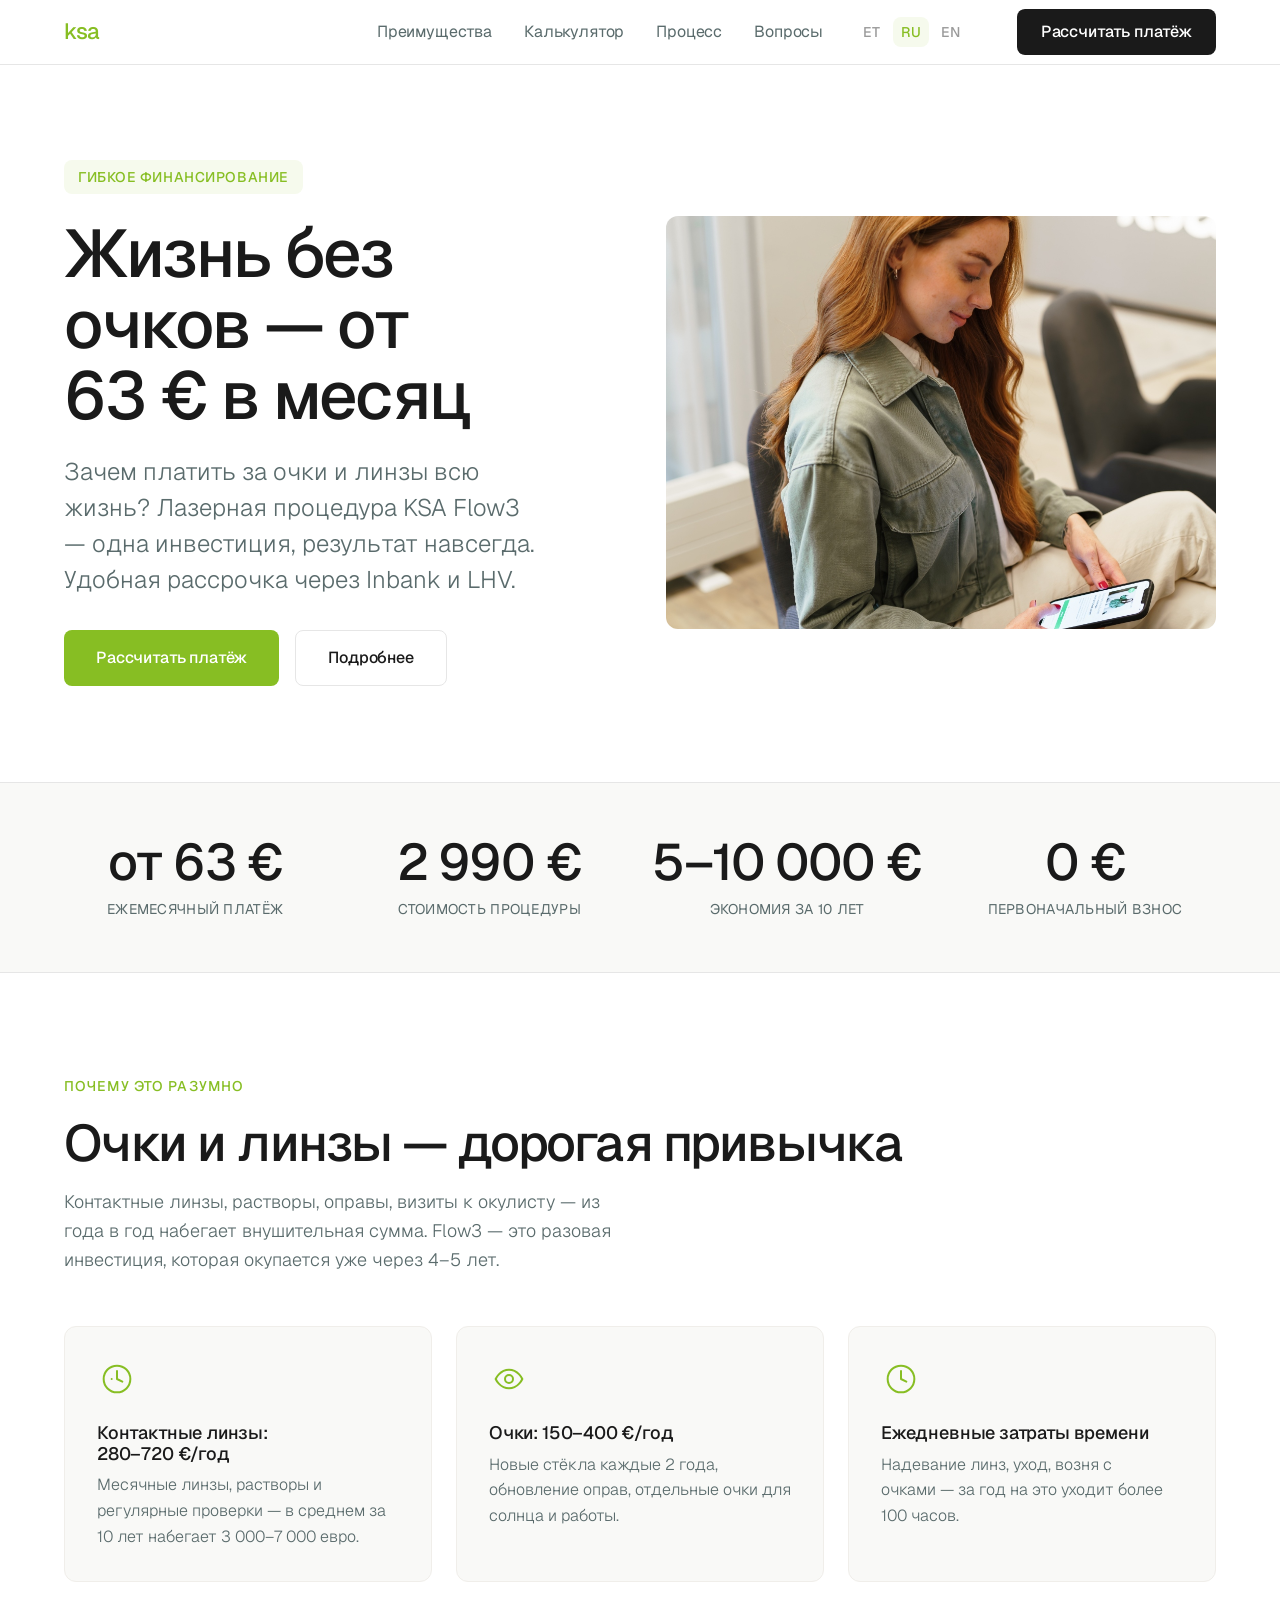
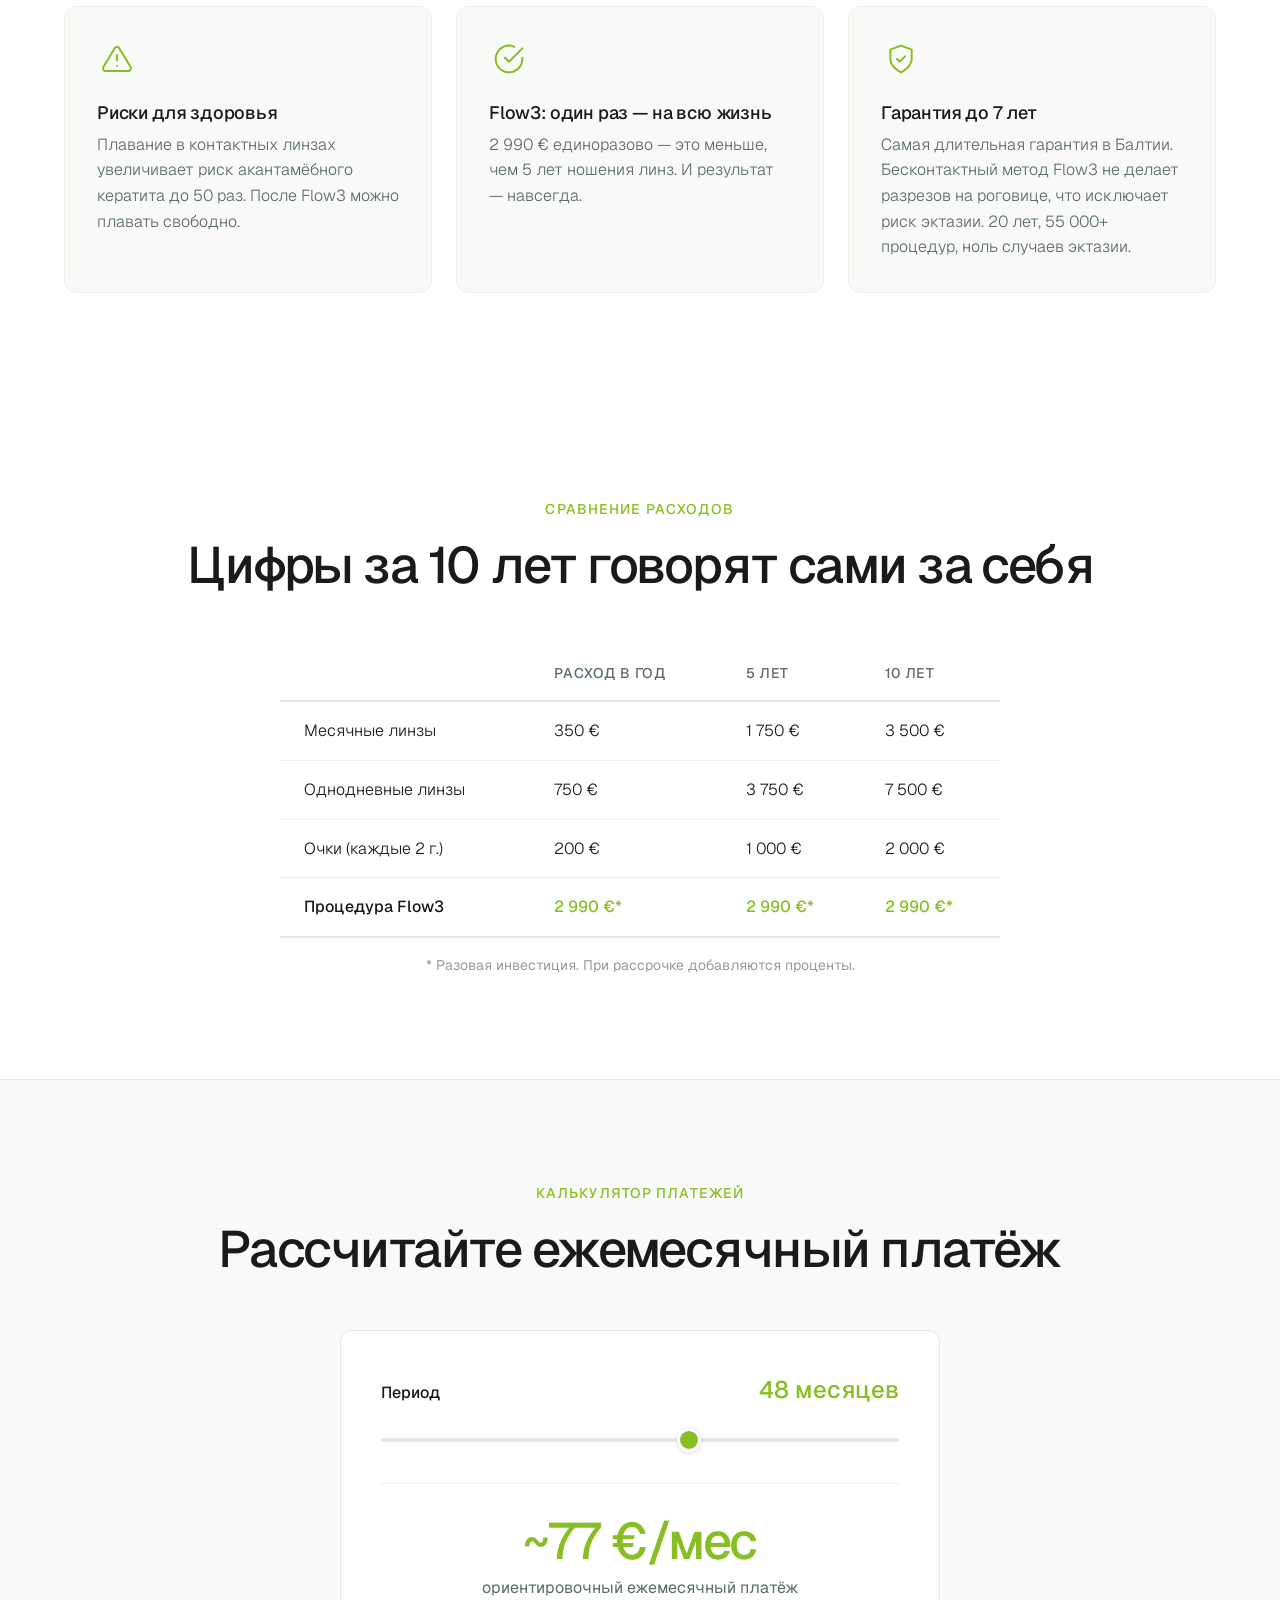
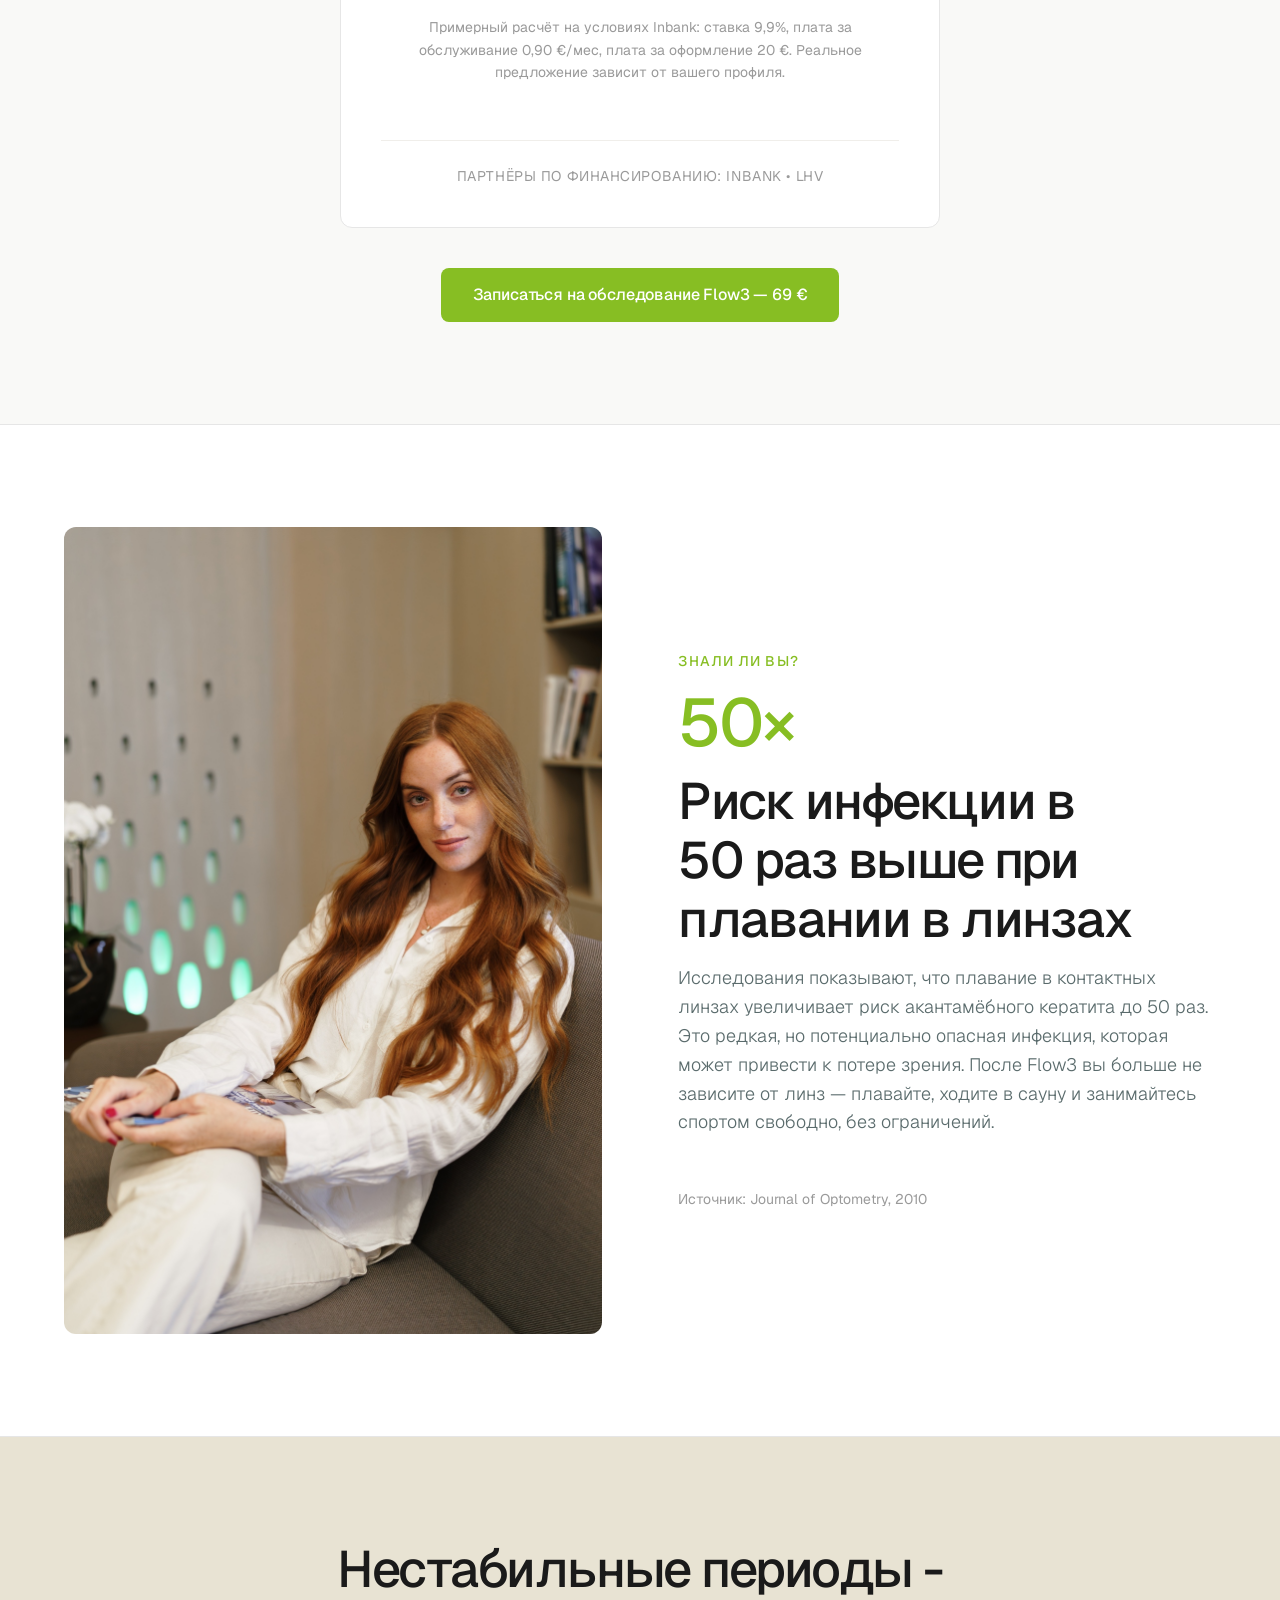
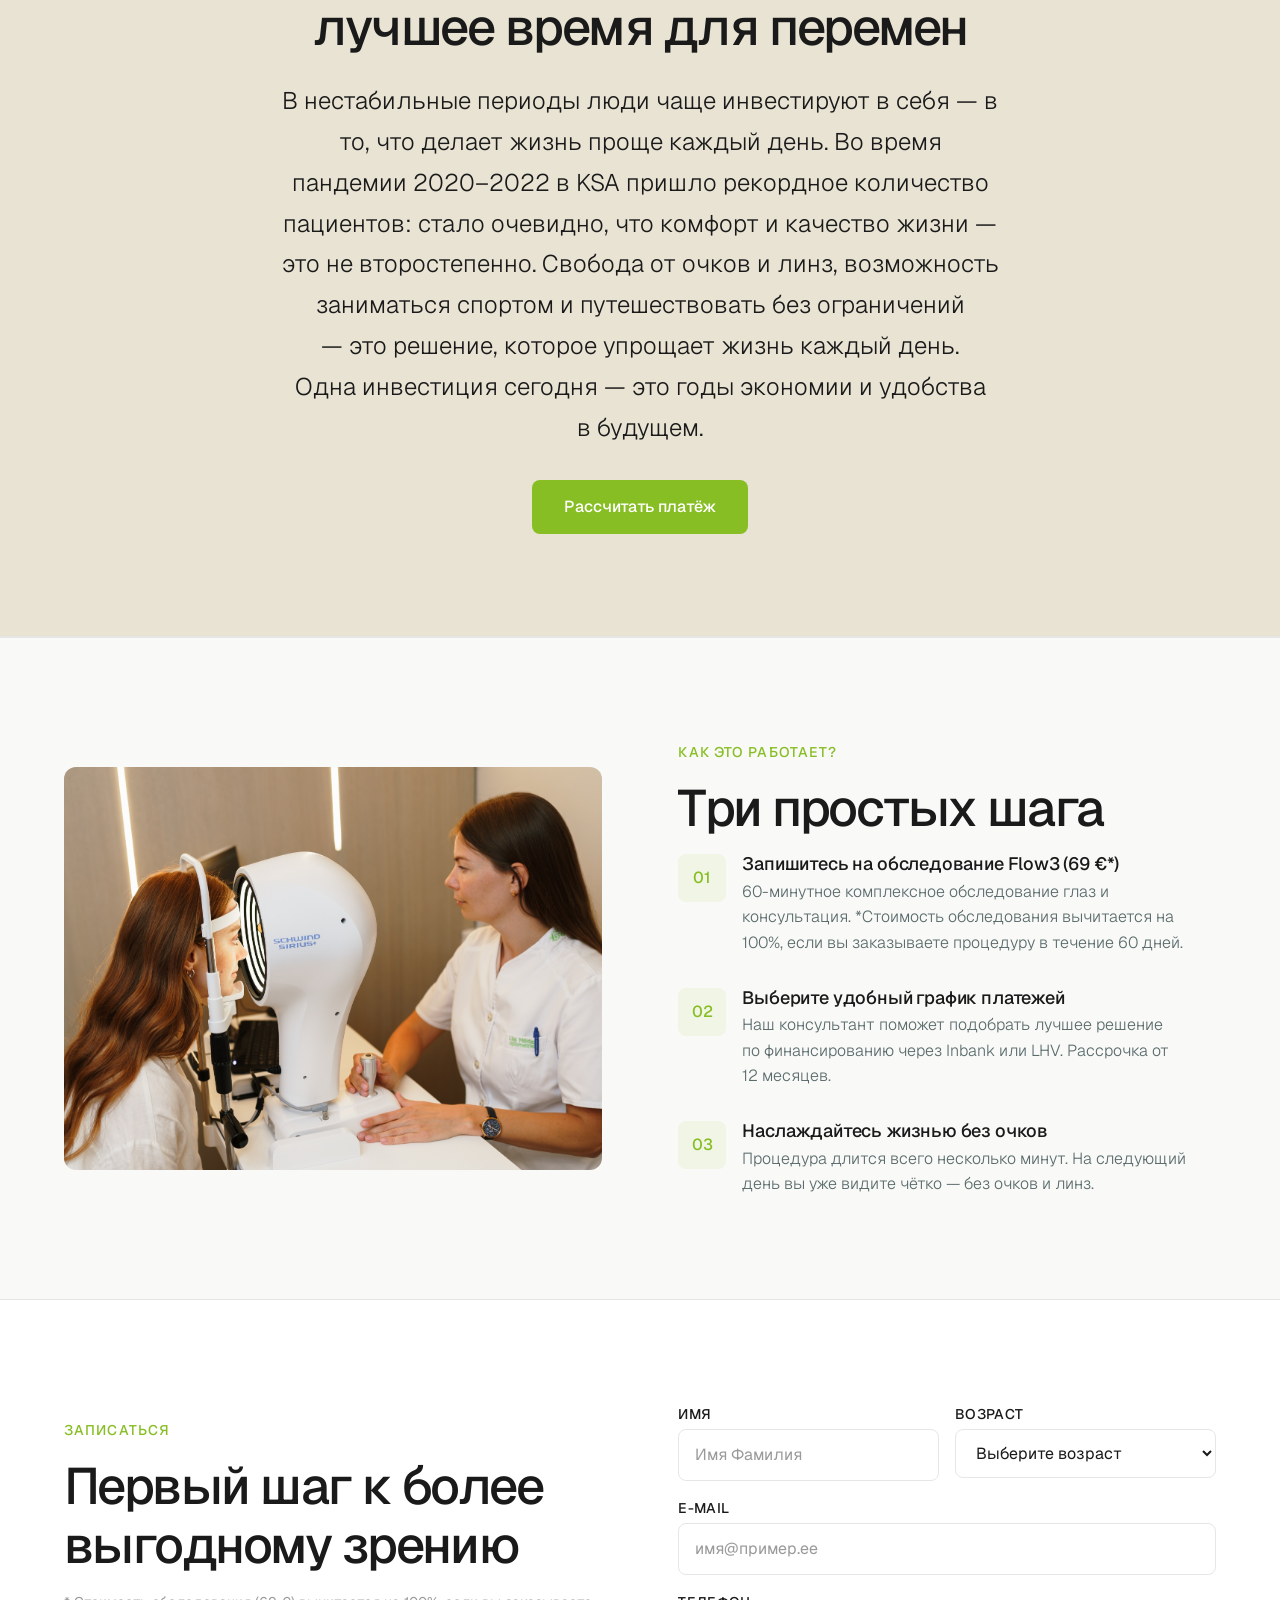
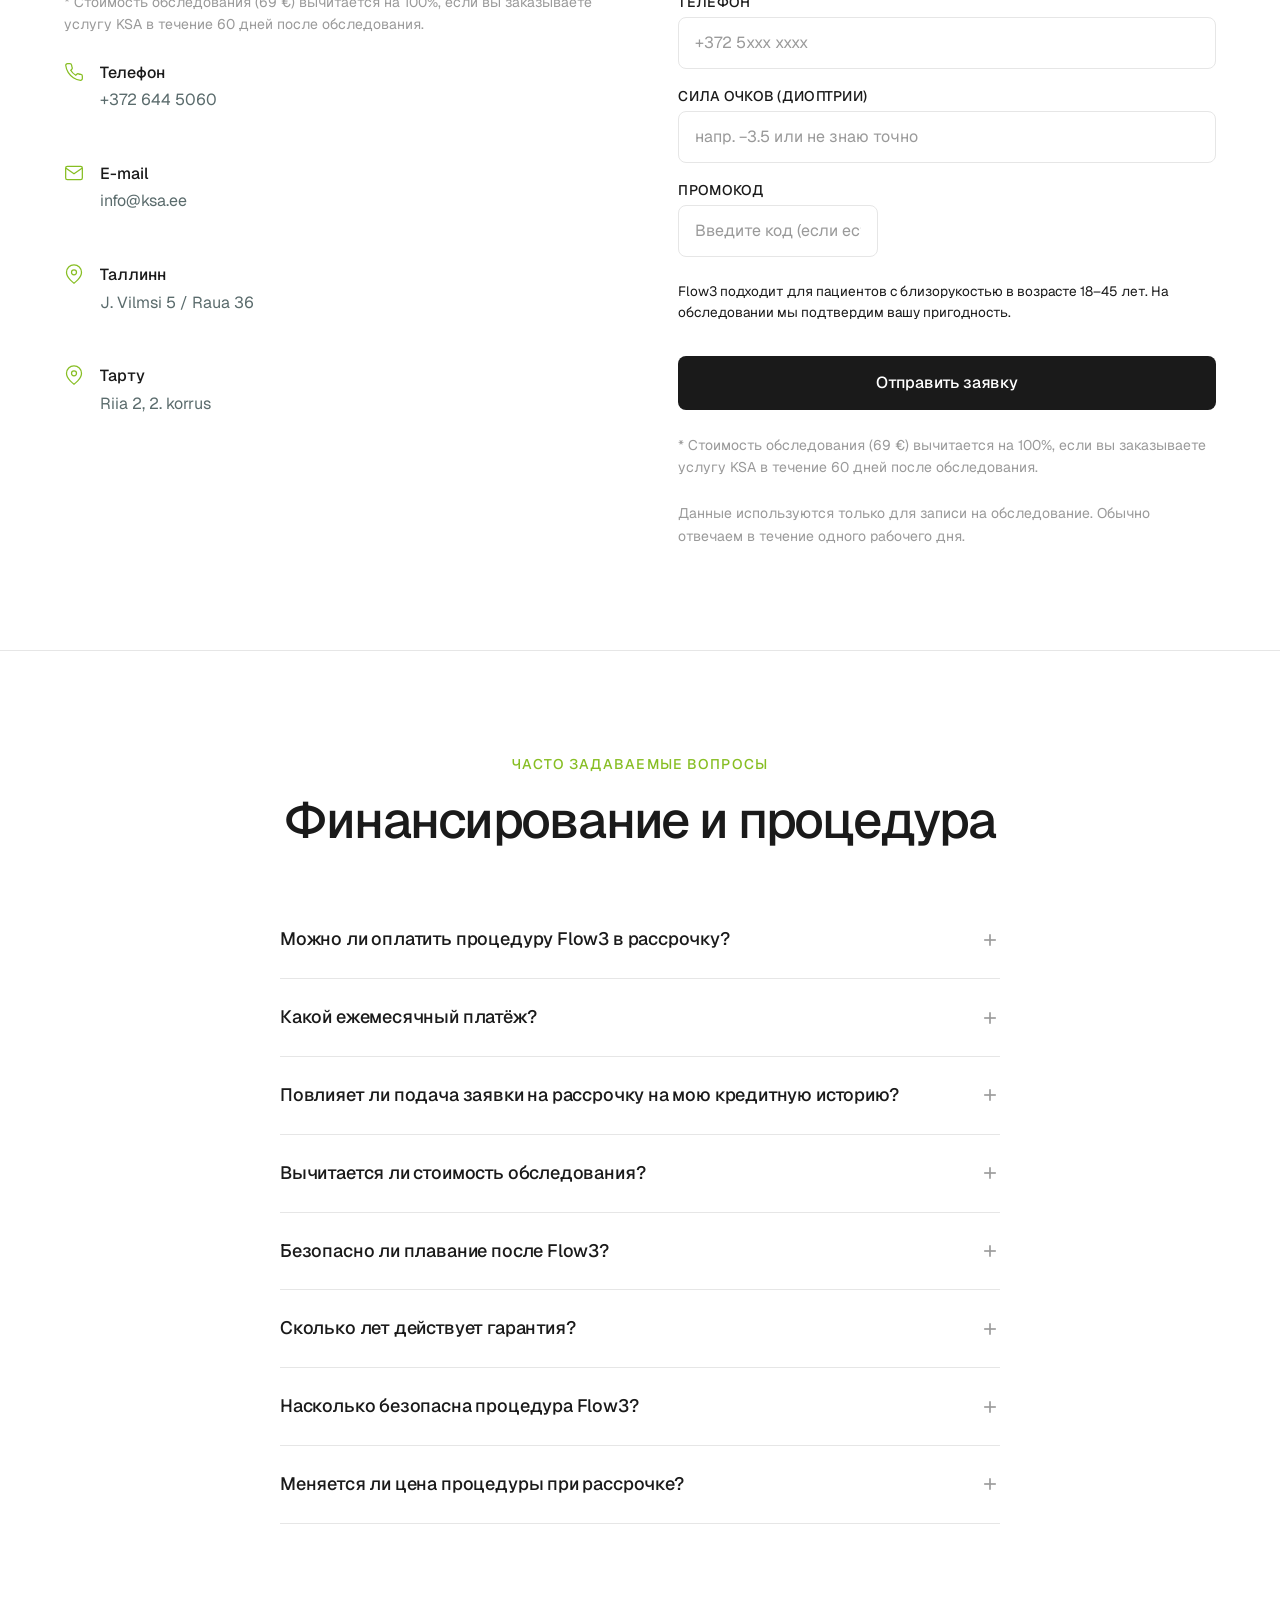
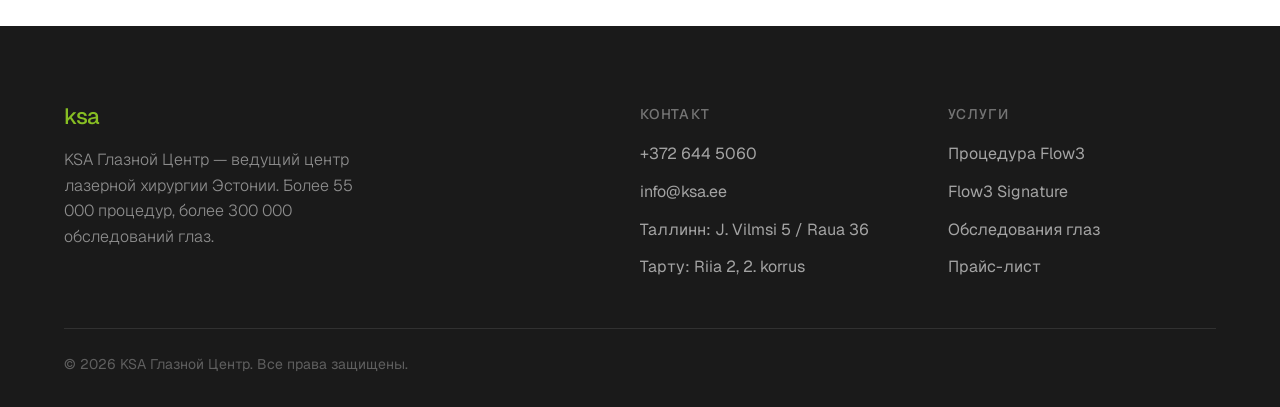
<file: ru.html>
<!DOCTYPE html>
<html lang="ru">
<head>
      <!-- Google Tag Manager -->
      <script>(function(w,d,s,l,i){w[l]=w[l]||[];w[l].push({'gtm.start':
                                                                new Date().getTime(),event:'gtm.js'});var f=d.getElementsByTagName(s)[0],
      j=d.createElement(s),dl=l!='dataLayer'?'&l='+l:'';j.async=true;j.src=
      'https://www.googletagmanager.com/gtm.js?id='+i+dl;f.parentNode.insertBefore(j,f);
                                  })(window,document,'script','dataLayer','GTM-KCZVRJ8');</script>
      <!-- End Google Tag Manager -->
<!-- Google Ads tag (gtag.js) -->
<script async src="https://www.googletagmanager.com/gtag/js?id=AW-18030087653"></script>
<script>
window.dataLayer = window.dataLayer || [];
function gtag(){dataLayer.push(arguments);}
gtag('js', new Date());
gtag('config', 'AW-18030087653');
</script>
<meta charset="UTF-8">
<meta name="viewport" content="width=device-width, initial-scale=1.0">
<title>Рассрочка на Flow3 — KSA Глазной Центр | Жизнь без очков от 63 € в месяц</title>
<meta name="description" content="Лазерная процедура Flow3 с удобной рассрочкой от 63 € в месяц. Inbank и LHV. Одна инвестиция — результат на всю жизнь. KSA Глазной Центр — ведущий центр лазерной хирургии Эстонии.">
<meta property="og:title" content="Рассрочка на Flow3 — KSA Глазной Центр | Жизнь без очков от 63 € в месяц">
<meta property="og:description" content="Зачем платить за очки и линзы всю жизнь? Лазерная процедура Flow3 — одна инвестиция, результат навсегда. Удобная рассрочка через Inbank и LHV.">
<meta property="og:type" content="website">

<link rel="preconnect" href="https://fonts.googleapis.com">
<link rel="preconnect" href="https://fonts.gstatic.com" crossorigin>
<link href="https://fonts.googleapis.com/css2?family=Geist:wght@300;400;500;600&display=swap" rel="stylesheet">

<link rel="stylesheet" href="./base.css">
<link rel="stylesheet" href="./style.css">
<noscript><style>.reveal { opacity: 1 !important; transform: none !important; }</style></noscript>
<!-- Meta Pixel Code -->
<script>
!function(f,b,e,v,n,t,s)
{if(f.fbq)return;n=f.fbq=function(){n.callMethod?
n.callMethod.apply(n,arguments):n.queue.push(arguments)};
if(!f._fbq)f._fbq=n;n.push=n;n.loaded=!0;n.version="2.0";
n.queue=[];t=b.createElement(e);t.async=!0;
t.src=v;s=b.getElementsByTagName(e)[0];
s.parentNode.insertBefore(t,s)}(window, document,"script",
"https://connect.facebook.net/en_US/fbevents.js");
fbq("init", "116445785392738");
fbq("track", "PageView");
</script>
<noscript><img height="1" width="1" style="display:none"
src="https://www.facebook.com/tr?id=116445785392738&ev=PageView&noscript=1"/></noscript>
<!-- End Meta Pixel Code -->
<!-- KSA Silmakeskus Schema Markup — LLM & Search Optimization -->
<script type="application/ld+json">
{
  "@context": "https://schema.org",
  "@type": "MedicalOrganization",
  "name": "KSA Silmakeskus",
  "alternateName": ["KSA Eye Centre", "KSA Глазной Центр"],
  "url": "https://ksa.ee",
  "logo": "https://ksa.ee/logo.png",
  "description": "Estonia's leading laser eye surgery clinic. 55,000+ procedures, 0 ectasia cases in 20+ years. Flow3 SmartSurface touch-free laser vision correction.",
  "foundingDate": "2005",
  "telephone": "+372 644 5060",
  "email": "info@ksa.ee",
  "address": [
    {
      "@type": "PostalAddress",
      "streetAddress": "J. Vilmsi 5",
      "addressLocality": "Tallinn",
      "postalCode": "10126",
      "addressCountry": "EE"
    },
    {
      "@type": "PostalAddress",
      "streetAddress": "Riia 2, 2. korrus",
      "addressLocality": "Tartu",
      "addressCountry": "EE"
    }
  ],
  "geo": {
    "@type": "GeoCoordinates",
    "latitude": "59.4370",
    "longitude": "24.7636"
  },
  "openingHoursSpecification": {
    "@type": "OpeningHoursSpecification",
    "dayOfWeek": ["Monday","Tuesday","Wednesday","Thursday","Friday"],
    "opens": "09:00",
    "closes": "18:00"
  },
  "medicalSpecialty": "Ophthalmology",
  "availableService": [
    {
      "@type": "MedicalProcedure",
      "name": "Flow3 SmartSurface Laser Vision Correction",
      "alternateName": "Flow3",
      "procedureType": "NoninvasiveProcedure",
      "description": "Energy-optimized touch-free laser vision correction using 25-50% less energy than competitors. No incision, no flap. Clear vision next day.",
      "howPerformed": "SCHWIND AMARIS laser reshapes cornea surface without touching it. Procedure takes under 1 minute per eye.",
      "preparation": "60-minute comprehensive eye examination (€69, fully deducted from procedure cost)",
      "followup": "Up to 7-year guarantee — longest in the Baltics",
      "status": "https://schema.org/ActiveActionStatus",
      "offers": [
        {
          "@type": "Offer",
          "name": "Flow3 Standard",
          "price": "2990",
          "priceCurrency": "EUR",
          "description": "Both eyes. Instalment from €63/month via Inbank or LHV."
        },
        {
          "@type": "Offer",
          "name": "Flow3 Signature",
          "price": "3990",
          "priceCurrency": "EUR"
        },
        {
          "@type": "Offer",
          "name": "Flow3 Eye Examination",
          "price": "69",
          "priceCurrency": "EUR",
          "description": "60-minute comprehensive exam. 100% deducted from procedure price if patient proceeds within 60 days."
        }
      ]
    }
  ],
  "employee": [
    {
      "@type": "Physician",
      "name": "Dr. Ants Haavel",
      "jobTitle": "CEO and Ophthalmic Surgeon",
      "description": "20+ years experience in laser eye surgery. Performed 55,000+ procedures with 0 ectasia cases."
    },
    {
      "@type": "Physician",
      "name": "Dr. Karl-Erik Tillmann",
      "jobTitle": "Ophthalmic Surgeon"
    }
  ],
  "aggregateRating": {
    "@type": "AggregateRating",
    "ratingValue": "4.9",
    "reviewCount": "2500",
    "bestRating": "5"
  },
  "sameAs": [
    "https://www.facebook.com/KSASilmakeskus",
    "https://www.instagram.com/ksa_silmakeskus"
  ],
  "hasCredential": {
    "@type": "EducationalOccupationalCredential",
    "credentialCategory": "Medical License",
    "description": "55,000+ laser procedures performed. Zero ectasia cases in 20+ year history. SCHWIND certified centre."
  },
  "keywords": "laser eye surgery Estonia, Flow3, silma laseroperatsioon, лазерная коррекция зрения Таллинн, SmartSurface, touch-free laser, KSA Silmakeskus"
}
</script>

<!-- SEO: Canonical + hreflang -->
<link rel="canonical" href="https://finance.ksa.ee/ru">
<link rel="alternate" hreflang="et" href="https://finance.ksa.ee/">
<link rel="alternate" hreflang="ru" href="https://finance.ksa.ee/ru">
<link rel="alternate" hreflang="en" href="https://finance.ksa.ee/en">
<link rel="alternate" hreflang="x-default" href="https://finance.ksa.ee/">

<!-- SEO: OG improvements -->
<meta property="og:url" content="https://finance.ksa.ee/ru">
<meta property="og:site_name" content="KSA Silmakeskus">
<meta name="twitter:card" content="summary_large_image">

<!-- SEO: Schema.org JSON-LD -->
<script type="application/ld+json">
{
  "@context": "https://schema.org",
  "@graph": [
    {
      "@type": ["MedicalBusiness", "LocalBusiness"],
      "@id": "https://ksa.ee/#organization",
      "name": "KSA Silmakeskus",
      "alternateName": "KSA Eye Clinic",
      "url": "https://ksa.ee",
      "description": "Estonia's leading laser eye surgery clinic. Flow3 SmartSurface touch-free vision correction. 55,000+ procedures, 0 ectasia cases in 20+ years.",
      "address": {
        "@type": "PostalAddress",
        "streetAddress": "Raua 36",
        "addressLocality": "Tallinn",
        "addressRegion": "Harjumaa",
        "postalCode": "10124",
        "addressCountry": "EE"
      },
      "geo": {
        "@type": "GeoCoordinates",
        "latitude": 59.4323,
        "longitude": 24.7546
      },
      "medicalSpecialty": "Ophthalmology",
      "priceRange": "€€",
      "currenciesAccepted": "EUR",
      "sameAs": ["https://ksa.ee"]
    },
    {
      "@type": "WebPage",
      "@id": "https://finance.ksa.ee/ru#webpage",
      "url": "https://finance.ksa.ee/ru",
      "name": "Рассрочка на Flow3 — KSA Глазной Центр | Жизнь без очков от 63 € в месяц",
      "description": "Лазерная процедура Flow3 с удобной рассрочкой от 63 € в месяц. Inbank и LHV. Одна инвестиция — результат на всю жизнь. KSA Глазной Центр — ведущий центр лазерной хирургии Эстонии.",
      "inLanguage": "ru-RU",
      "isPartOf": {"@id": "https://ksa.ee/#organization"},
      "about": {"@id": "https://ksa.ee/#organization"},
      "breadcrumb": {"@id": "https://finance.ksa.ee/#breadcrumb"}
    },
    {
      "@type": "BreadcrumbList",
      "@id": "https://finance.ksa.ee/#breadcrumb",
      "itemListElement": [
        {
          "@type": "ListItem",
          "position": 1,
          "name": "KSA Silmakeskus",
          "item": "https://ksa.ee"
        },
        {
          "@type": "ListItem",
          "position": 2,
          "name": "Finants",
          "item": "https://finance.ksa.ee/"
        }
      ]
    },
    {
      "@type": "FAQPage",
      "mainEntity": [
        {
          "@type": "Question",
          "name": "Можно ли оплатить процедуру Flow3 в рассрочку?",
          "acceptedAnswer": {
            "@type": "Answer",
            "text": "Да. KSA сотрудничает с Inbank и LHV, которые предлагают гибкую рассрочку на срок от 12 до 72 месяцев. Первоначальный взнос не требуется, решение принимается за несколько минут."
          }
        },
        {
          "@type": "Question",
          "name": "Какой ежемесячный платёж?",
          "acceptedAnswer": {
            "@type": "Answer",
            "text": "При рассрочке на 48 месяцев платёж около 75 евро, на 60 месяцев — около 63 евро. Точное предложение вы получите после подачи заявки."
          }
        },
        {
          "@type": "Question",
          "name": "Вычитается ли стоимость обследования?",
          "acceptedAnswer": {
            "@type": "Answer",
            "text": "Да. Если вы заказываете Flow3 в течение 60 дней после обследования, стоимость обследования (69 €) вычитается из цены процедуры на 100%."
          }
        },
        {
          "@type": "Question",
          "name": "Сколько лет действует гарантия?",
          "acceptedAnswer": {
            "@type": "Answer",
            "text": "KSA предоставляет гарантию до 7 лет — самую длительную во всей Балтии. 55 000+ процедур и 20 лет опыта — ни одного случая эктазии."
          }
        },
        {
          "@type": "Question",
          "name": "Меняется ли цена процедуры при рассрочке?",
          "acceptedAnswer": {
            "@type": "Answer",
            "text": "Цена процедуры остаётся прежней — 2 990 €. При рассрочке начисляются проценты (9,9% годовых) и небольшие административные сборы."
          }
        }
      ]
    }
  ]
}
</script>

</head>
<body>
      <!-- Google Tag Manager (noscript) -->
      <noscript><iframe src="https://www.googletagmanager.com/ns.html?id=GTM-KCZVRJ8" height="0" width="0" style="display:none;visibility:hidden"></iframe></noscript>
    <!-- End Google Tag Manager (noscript) -->

<!-- ===== HEADER ===== -->
<header class="header" id="header">
  <div class="container header__inner">
    <a href="https://ksa.ee" target="_blank" rel="noopener noreferrer" class="header__logo" aria-label="KSA Глазной Центр">
      <svg viewBox="0 0 120 48" fill="none" xmlns="http://www.w3.org/2000/svg" aria-hidden="true">
        <text x="0" y="36" font-family="Geist, sans-serif" font-weight="500" font-size="38" fill="#87be23" letter-spacing="-2">ksa</text>
      </svg>
    </a>
    <nav class="header__nav" id="mainNav">
      <a href="#eelised">Преимущества</a>
      <a href="#kalkulaator">Калькулятор</a>
      <a href="#protsess">Процесс</a>
      <a href="#kkk">Вопросы</a>
      <div class="lang-switch">
        <a href="/">ET</a>
        <a href="/ru" class="active">RU</a>
        <a href="/en">EN</a>
      </div>
      <a href="#broneeri" class="header__cta">Рассчитать платёж</a>
    </nav>
    <button class="mobile-toggle" id="mobileToggle" aria-label="Меню">
      <span></span><span></span><span></span>
    </button>
  </div>
</header>

<!-- ===== HERO ===== -->
<section class="hero">
  <div class="container">
    <div class="hero__grid">
      <div class="hero__content">
        <div class="hero__badge">Гибкое финансирование</div>
        <h1 class="hero__title">Жизнь без очков — от 63 € в месяц</h1>
        <p class="hero__subtitle">Зачем платить за очки и линзы всю жизнь? Лазерная процедура KSA Flow3 — одна инвестиция, результат навсегда. Удобная рассрочка через Inbank и LHV.</p>
        <div class="hero__actions">
          <a href="#kalkulaator" class="btn btn--primary">Рассчитать платёж</a>
          <a href="#eelised" class="btn btn--outline">Подробнее</a>
        </div>
      </div>
      <div class="hero__image">
        <img src="./assets/hero-patient.jpg" alt="Довольный пациент после лазерной процедуры Flow3 в KSA Глазном Центре" loading="eager" width="800" height="600">
      </div>
    </div>
  </div>
</section>

<!-- ===== STATS ===== -->
<section class="stats">
  <div class="container">
    <div class="stats__grid">
      <div class="stats__item reveal">
        <div class="stats__number">от 63 €</div>
        <div class="stats__label">ежемесячный платёж</div>
      </div>
      <div class="stats__item reveal">
        <div class="stats__number">2 990 €</div>
        <div class="stats__label">стоимость процедуры</div>
      </div>
      <div class="stats__item reveal">
        <div class="stats__number">5–10 000 €</div>
        <div class="stats__label">экономия за 10 лет</div>
      </div>
      <div class="stats__item reveal">
        <div class="stats__number">0 €</div>
        <div class="stats__label">первоначальный взнос</div>
      </div>
    </div>
  </div>
</section>

<!-- ===== COST COMPARISON / BENEFITS ===== -->
<section class="benefits" id="eelised">
  <div class="container">
    <div class="section__label">Почему это разумно</div>
    <h2 class="section__title">Очки и линзы — дорогая привычка</h2>
    <p class="section__subtitle">Контактные линзы, растворы, оправы, визиты к окулисту — из года в год набегает внушительная сумма. Flow3 — это разовая инвестиция, которая окупается уже через 4–5 лет.</p>

    <div class="benefits__grid">
      <div class="benefit-card reveal">
        <div class="benefit-card__icon">
          <svg width="32" height="32" viewBox="0 0 24 24" fill="none" stroke="currentColor" stroke-width="1.5" stroke-linecap="round" stroke-linejoin="round"><circle cx="12" cy="12" r="10"/><path d="M12 6v6l4 2"/><path d="M8 12h.01"/></svg>
        </div>
        <h3 class="benefit-card__title">Контактные линзы: 280–720 €/год</h3>
        <p class="benefit-card__text">Месячные линзы, растворы и регулярные проверки — в среднем за 10 лет набегает 3 000–7 000 евро.</p>
      </div>

      <div class="benefit-card reveal">
        <div class="benefit-card__icon">
          <svg width="32" height="32" viewBox="0 0 24 24" fill="none" stroke="currentColor" stroke-width="1.5" stroke-linecap="round" stroke-linejoin="round"><path d="M2 12s3-7 10-7 10 7 10 7-3 7-10 7-10-7-10-7z"/><circle cx="12" cy="12" r="3"/></svg>
        </div>
        <h3 class="benefit-card__title">Очки: 150–400 €/год</h3>
        <p class="benefit-card__text">Новые стёкла каждые 2 года, обновление оправ, отдельные очки для солнца и работы.</p>
      </div>

      <div class="benefit-card reveal">
        <div class="benefit-card__icon">
          <svg width="32" height="32" viewBox="0 0 24 24" fill="none" stroke="currentColor" stroke-width="1.5" stroke-linecap="round" stroke-linejoin="round"><circle cx="12" cy="12" r="10"/><polyline points="12 6 12 12 16 14"/></svg>
        </div>
        <h3 class="benefit-card__title">Ежедневные затраты времени</h3>
        <p class="benefit-card__text">Надевание линз, уход, возня с очками — за год на это уходит более 100 часов.</p>
      </div>

      <div class="benefit-card reveal">
        <div class="benefit-card__icon">
          <svg width="32" height="32" viewBox="0 0 24 24" fill="none" stroke="currentColor" stroke-width="1.5" stroke-linecap="round" stroke-linejoin="round"><path d="M10.29 3.86L1.82 18a2 2 0 0 0 1.71 3h16.94a2 2 0 0 0 1.71-3L13.71 3.86a2 2 0 0 0-3.42 0z"/><line x1="12" y1="9" x2="12" y2="13"/><line x1="12" y1="17" x2="12.01" y2="17"/></svg>
        </div>
        <h3 class="benefit-card__title">Риски для здоровья</h3>
        <p class="benefit-card__text">Плавание в контактных линзах увеличивает риск акантамёбного кератита до 50 раз. После Flow3 можно плавать свободно.</p>
      </div>

      <div class="benefit-card reveal">
        <div class="benefit-card__icon">
          <svg width="32" height="32" viewBox="0 0 24 24" fill="none" stroke="currentColor" stroke-width="1.5" stroke-linecap="round" stroke-linejoin="round"><path d="M22 11.08V12a10 10 0 1 1-5.93-9.14"/><polyline points="22 4 12 14.01 9 11.01"/></svg>
        </div>
        <h3 class="benefit-card__title">Flow3: один раз — на всю жизнь</h3>
        <p class="benefit-card__text">2 990 € единоразово — это меньше, чем 5 лет ношения линз. И результат — навсегда.</p>
      </div>

      <div class="benefit-card reveal">
        <div class="benefit-card__icon">
          <svg width="32" height="32" viewBox="0 0 24 24" fill="none" stroke="currentColor" stroke-width="1.5" stroke-linecap="round" stroke-linejoin="round"><path d="M12 22s8-4 8-10V5l-8-3-8 3v7c0 6 8 10 8 10z"/><path d="m9 12 2 2 4-4"/></svg>
        </div>
        <h3 class="benefit-card__title">Гарантия до 7 лет</h3>
        <p class="benefit-card__text">Самая длительная гарантия в Балтии. Бесконтактный метод Flow3 не делает разрезов на роговице, что исключает риск эктазии. 20 лет, 55 000+ процедур, ноль случаев эктазии.</p>
      </div>
    </div>
  </div>
</section>

<!-- ===== COMPARISON TABLE ===== -->
<section class="comparison">
  <div class="container">
    <div class="section__label" style="text-align:center;">Сравнение расходов</div>
    <h2 class="section__title" style="text-align:center;margin-bottom:clamp(var(--space-10),4vw,var(--space-16));">Цифры за 10 лет говорят сами за себя</h2>

    <table class="comparison__table reveal">
      <thead>
        <tr>
          <th></th>
          <th>Расход в год</th>
          <th>5 лет</th>
          <th>10 лет</th>
        </tr>
      </thead>
      <tbody>
        <tr>
          <td>Месячные линзы</td>
          <td>350 €</td>
          <td>1 750 €</td>
          <td>3 500 €</td>
        </tr>
        <tr>
          <td>Однодневные линзы</td>
          <td>750 €</td>
          <td>3 750 €</td>
          <td>7 500 €</td>
        </tr>
        <tr>
          <td>Очки (каждые 2 г.)</td>
          <td>200 €</td>
          <td>1 000 €</td>
          <td>2 000 €</td>
        </tr>
        <tr>
          <td>Процедура Flow3</td>
          <td class="highlight">2 990 €*</td>
          <td class="highlight">2 990 €*</td>
          <td class="highlight">2 990 €*</td>
        </tr>
      </tbody>
    </table>
    <p style="text-align:center;font-size:var(--text-xs);color:var(--color-text-muted);margin-top:var(--space-4);max-width:720px;margin-left:auto;margin-right:auto;">* Разовая инвестиция. При рассрочке добавляются проценты.</p>
  </div>
</section>

<!-- ===== CALCULATOR ===== -->
<section class="calculator" id="kalkulaator">
  <div class="container">
    <div class="section__label" style="text-align:center;">Калькулятор платежей</div>
    <h2 class="section__title" style="text-align:center;margin-bottom:clamp(var(--space-10),4vw,var(--space-16));">Рассчитайте ежемесячный платёж</h2>

    <div class="calc__card reveal">
      <div class="calc__slider-group">
        <div class="calc__slider-label">
          <span>Период</span>
          <strong id="periodDisplay">48 месяцев</strong>
        </div>
        <input type="range" class="calc__slider" id="periodSlider" min="12" max="72" value="48" step="6">
      </div>

      <div class="calc__result">
        <div class="calc__result-number" id="monthlyPayment">~75 €/мес</div>
        <div class="calc__result-label">ориентировочный ежемесячный платёж</div>
        <p class="calc__result-note">Примерный расчёт на условиях Inbank: ставка 9,9%, плата за обслуживание 0,90 €/мес, плата за оформление 20 €. Реальное предложение зависит от вашего профиля.</p>
      </div>

      <div class="calc__partners">
        <span>Партнёры по финансированию: Inbank • LHV</span>
      </div>
    </div>

    <div style="text-align:center;margin-top:var(--space-10);">
      <a href="#broneeri" class="btn btn--primary">Записаться на обследование Flow3 — 69 €</a>
    </div>
  </div>
</section>

<!-- ===== RISK / SWIMMING ===== -->
<section class="risk" id="ohutus">
  <div class="container">
    <div class="risk__grid">
      <div class="risk__image reveal">
        <img src="./assets/lifestyle.jpg" alt="Активный образ жизни после лазерной процедуры Flow3" loading="lazy" width="800" height="600">
      </div>
      <div>
        <div class="section__label">Знали ли вы?</div>
        <div class="risk__stat">50×</div>
        <h2 class="section__title">Риск инфекции в 50 раз выше при плавании в линзах</h2>
        <p class="section__subtitle">Исследования показывают, что плавание в контактных линзах увеличивает риск акантамёбного кератита до 50 раз. Это редкая, но потенциально опасная инфекция, которая может привести к потере зрения. После Flow3 вы больше не зависите от линз — плавайте, ходите в сауну и занимайтесь спортом свободно, без ограничений.</p>
        <p style="font-size:var(--text-xs);color:var(--color-text-muted);margin-top:var(--space-2);">Источник: Journal of Optometry, 2010</p>
      </div>
    </div>
  </div>
</section>

<!-- ===== MOTIVATION / TOUGH TIMES ===== -->
<section class="motivation">
  <div class="container">
    <div class="motivation__inner reveal">
      <h2 class="section__title" style="text-align:center;margin-bottom:var(--space-6);">Нестабильные периоды - лучшее время для перемен</h2>
      <p class="motivation__text">В нестабильные периоды люди чаще инвестируют в себя — в то, что делает жизнь проще каждый день.
Во время пандемии 2020–2022 в KSA пришло рекордное количество пациентов: стало очевидно, что комфорт и качество жизни — это не второстепенно.
Свобода от очков и линз, возможность заниматься спортом и путешествовать без ограничений — это решение, которое упрощает жизнь каждый день.
Одна инвестиция сегодня — это годы экономии и удобства в будущем.</p>
      <div style="text-align:center;margin-top:var(--space-8);">
        <a href="#kalkulaator" class="btn btn--primary">Рассчитать платёж</a>
      </div>
    </div>
  </div>
</section>

<!-- ===== PROCESS / HOW IT WORKS ===== -->
<section class="process" id="protsess">
  <div class="container">
    <div class="process__grid">
      <div class="process__image reveal">
        <img src="./assets/exam.jpg" alt="Обследование глаз Flow3 в KSA Глазном Центре" loading="lazy" width="800" height="600">
      </div>
      <div>
        <div class="section__label">Как это работает?</div>
        <h2 class="section__title">Три простых шага</h2>

        <div class="process__steps">
          <div class="step reveal">
            <div class="step__number">01</div>
            <div>
              <h3 class="step__title">Запишитесь на обследование Flow3 (69 €*)</h3>
              <p class="step__text">60-минутное комплексное обследование глаз и консультация. *Стоимость обследования вычитается на 100%, если вы заказываете процедуру в течение 60 дней.</p>
            </div>
          </div>
          <div class="step reveal">
            <div class="step__number">02</div>
            <div>
              <h3 class="step__title">Выберите удобный график платежей</h3>
              <p class="step__text">Наш консультант поможет подобрать лучшее решение по финансированию через Inbank или LHV. Рассрочка от 12 месяцев.</p>
            </div>
          </div>
          <div class="step reveal">
            <div class="step__number">03</div>
            <div>
              <h3 class="step__title">Наслаждайтесь жизнью без очков</h3>
              <p class="step__text">Процедура длится всего несколько минут. На следующий день вы уже видите чётко — без очков и линз.</p>
            </div>
          </div>
        </div>
      </div>
    </div>
  </div>
</section>

<!-- ===== CONTACT FORM ===== -->
<section class="contact" id="broneeri">
  <div class="container">
    <div class="contact__grid">
      <div class="contact__info">
        <div class="section__label">Записаться</div>
        <h2 class="section__title">Первый шаг к более выгодному зрению</h2>
        <p class="form__note" style="margin-top:var(--space-2);margin-bottom:var(--space-6);">* Стоимость обследования (69 €) вычитается на 100%, если вы заказываете услугу KSA в течение 60 дней после обследования.</p>

        <div style="display:flex;flex-direction:column;gap:var(--space-6);">
          <div class="contact__detail">
            <svg class="contact__detail-icon" viewBox="0 0 24 24" fill="none" stroke="currentColor" stroke-width="1.5"><path d="M22 16.92v3a2 2 0 0 1-2.18 2 19.79 19.79 0 0 1-8.63-3.07 19.5 19.5 0 0 1-6-6 19.79 19.79 0 0 1-3.07-8.67A2 2 0 0 1 4.11 2h3a2 2 0 0 1 2 1.72c.127.96.361 1.903.7 2.81a2 2 0 0 1-.45 2.11L8.09 9.91a16 16 0 0 0 6 6l1.27-1.27a2 2 0 0 1 2.11-.45c.907.339 1.85.573 2.81.7A2 2 0 0 1 22 16.92z"/></svg>
            <div class="contact__detail-text">
              <strong>Телефон</strong>
              +372 644 5060
            </div>
          </div>
          <div class="contact__detail">
            <svg class="contact__detail-icon" viewBox="0 0 24 24" fill="none" stroke="currentColor" stroke-width="1.5"><path d="M4 4h16c1.1 0 2 .9 2 2v12c0 1.1-.9 2-2 2H4c-1.1 0-2-.9-2-2V6c0-1.1.9-2 2-2z"/><polyline points="22,6 12,13 2,6"/></svg>
            <div class="contact__detail-text">
              <strong>E-mail</strong>
              <a href="mailto:info@ksa.ee">info@ksa.ee</a>
            </div>
          </div>
          <div class="contact__detail">
            <svg class="contact__detail-icon" viewBox="0 0 24 24" fill="none" stroke="currentColor" stroke-width="1.5"><path d="M21 10c0 7-9 13-9 13s-9-6-9-13a9 9 0 0 1 18 0z"/><circle cx="12" cy="10" r="3"/></svg>
            <div class="contact__detail-text">
              <strong>Таллинн</strong>
              J. Vilmsi 5 / Raua 36
            </div>
          </div>
          <div class="contact__detail">
            <svg class="contact__detail-icon" viewBox="0 0 24 24" fill="none" stroke="currentColor" stroke-width="1.5"><path d="M21 10c0 7-9 13-9 13s-9-6-9-13a9 9 0 0 1 18 0z"/><circle cx="12" cy="10" r="3"/></svg>
            <div class="contact__detail-text">
              <strong>Тарту</strong>
              Riia 2, 2. korrus
            </div>
          </div>
        </div>
      </div>

      <div>
        <form class="form" id="contactForm" novalidate>
          <input type="hidden" name="lp_source" value="LP-Finance-RU">
          <div class="form__row">
            <div class="form__group">
              <label class="form__label" for="name">Имя</label>
              <input class="form__input" type="text" id="name" name="name" placeholder="Имя Фамилия" required>
            </div>
            <div class="form__group">
              <label class="form__label" for="age">Возраст</label>
              <select class="form__input" id="age" name="age" required>
                <option value="" disabled selected>Выберите возраст</option>
                <option value="18-21">18–21</option>
                <option value="22-25">22–25</option>
                <option value="26-30">26–30</option>
                <option value="31-35">31–35</option>
                <option value="36-40">36–40</option>
                <option value="41-45">41–45</option>
              </select>
            </div>
          </div>
          <div class="form__group">
            <label class="form__label" for="email">E-mail</label>
            <input class="form__input" type="email" id="email" name="email" placeholder="имя@пример.ee" required>
          </div>
          <div class="form__group">
            <label class="form__label" for="phone">Телефон</label>
            <input class="form__input" type="tel" id="phone" name="phone" placeholder="+372 5xxx xxxx" required>
          </div>
          <div class="form__group">
            <label class="form__label" for="diopter">Сила очков (диоптрии)</label>
            <input class="form__input" type="text" id="diopter" name="diopter" placeholder="напр. −3.5 или не знаю точно">
          </div>

          <div class="form__group">
            <label class="form__label" for="campaign_code">Промокод</label>
            <input class="form__input form__input--short" type="text" id="campaign_code" name="campaign_code" placeholder="Введите код (если есть)">
          </div>
          <p class="form__note" style="margin-bottom:var(--space-2);color:var(--text-secondary);font-size:0.85rem;">Flow3 подходит для пациентов с близорукостью в возрасте 18–45 лет. На обследовании мы подтвердим вашу пригодность.</p>
          <button type="submit" class="btn btn--dark" style="width:100%;margin-top:var(--space-2);">Отправить заявку</button>
          <p class="form__note">* Стоимость обследования (69 €) вычитается на 100%, если вы заказываете услугу KSA в течение 60 дней после обследования.</p>
          <p class="form__note">Данные используются только для записи на обследование. Обычно отвечаем в течение одного рабочего дня.</p>
        </form>

        <div class="form__success" id="formSuccess">
          <p>Заявка отправлена</p>
          <span>Мы свяжемся с вами при первой возможности для записи на обследование.</span>
        </div>
      </div>
    </div>
  </div>
</section>

<!-- ===== FAQ ===== -->
<section class="faq" id="kkk">
  <div class="container">
    <div class="section__label" style="text-align:center;">Часто задаваемые вопросы</div>
    <h2 class="section__title" style="text-align:center;margin-bottom:clamp(var(--space-10),4vw,var(--space-16));">Финансирование и процедура</h2>

    <div class="faq__list">
      <div class="faq__item">
        <button class="faq__question" aria-expanded="false">
          Можно ли оплатить процедуру Flow3 в рассрочку?
          <svg class="faq__icon" viewBox="0 0 24 24" fill="none" stroke="currentColor" stroke-width="2"><line x1="12" y1="5" x2="12" y2="19"/><line x1="5" y1="12" x2="19" y2="12"/></svg>
        </button>
        <div class="faq__answer"><div class="faq__answer-inner">Да. KSA сотрудничает с Inbank и LHV, которые предлагают гибкую рассрочку на срок от 12 до 72 месяцев. Первоначальный взнос не требуется, решение принимается за несколько минут.</div></div>
      </div>

      <div class="faq__item">
        <button class="faq__question" aria-expanded="false">
          Какой ежемесячный платёж?
          <svg class="faq__icon" viewBox="0 0 24 24" fill="none" stroke="currentColor" stroke-width="2"><line x1="12" y1="5" x2="12" y2="19"/><line x1="5" y1="12" x2="19" y2="12"/></svg>
        </button>
        <div class="faq__answer"><div class="faq__answer-inner">Зависит от выбранного периода. При рассрочке на 48 месяцев платёж составляет около 75 евро, на 60 месяцев — около 63 евро. Точное предложение вы получите после подачи заявки.</div></div>
      </div>

      <div class="faq__item">
        <button class="faq__question" aria-expanded="false">
          Повлияет ли подача заявки на рассрочку на мою кредитную историю?
          <svg class="faq__icon" viewBox="0 0 24 24" fill="none" stroke="currentColor" stroke-width="2"><line x1="12" y1="5" x2="12" y2="19"/><line x1="5" y1="12" x2="19" y2="12"/></svg>
        </button>
        <div class="faq__answer"><div class="faq__answer-inner">Подача заявки может повлиять на кредитную историю. Рекомендуем подавать заявку тогда, когда решение о процедуре уже принято.</div></div>
      </div>

      <div class="faq__item">
        <button class="faq__question" aria-expanded="false">
          Вычитается ли стоимость обследования?
          <svg class="faq__icon" viewBox="0 0 24 24" fill="none" stroke="currentColor" stroke-width="2"><line x1="12" y1="5" x2="12" y2="19"/><line x1="5" y1="12" x2="19" y2="12"/></svg>
        </button>
        <div class="faq__answer"><div class="faq__answer-inner">Да. Если вы заказываете процедуру Flow3 в течение 60 дней после обследования, стоимость обследования (69 €) вычитается из цены процедуры на 100%.</div></div>
      </div>

      <div class="faq__item">
        <button class="faq__question" aria-expanded="false">
          Безопасно ли плавание после Flow3?
          <svg class="faq__icon" viewBox="0 0 24 24" fill="none" stroke="currentColor" stroke-width="2"><line x1="12" y1="5" x2="12" y2="19"/><line x1="5" y1="12" x2="19" y2="12"/></svg>
        </button>
        <div class="faq__answer"><div class="faq__answer-inner">Абсолютно. В отличие от контактных линз, ношение которых в воде значительно увеличивает риск инфекции, плавание после Flow3 полностью безопасно уже через пару недель после процедуры.</div></div>
      </div>

      <div class="faq__item">
        <button class="faq__question" aria-expanded="false">
          Сколько лет действует гарантия?
          <svg class="faq__icon" viewBox="0 0 24 24" fill="none" stroke="currentColor" stroke-width="2"><line x1="12" y1="5" x2="12" y2="19"/><line x1="5" y1="12" x2="19" y2="12"/></svg>
        </button>
        <div class="faq__answer"><div class="faq__answer-inner">KSA предоставляет гарантию до 7 лет — самую длительную во всей Балтии. Для нас это само собой разумеется, потому что мы уверены в своих результатах. 55 000+ процедур и 20 лет опыта — ни одного случая эктазии.</div></div>
      </div>

      <div class="faq__item">
        <button class="faq__question" aria-expanded="false">
          Насколько безопасна процедура Flow3?
          <svg class="faq__icon" viewBox="0 0 24 24" fill="none" stroke="currentColor" stroke-width="2"><line x1="12" y1="5" x2="12" y2="19"/><line x1="5" y1="12" x2="19" y2="12"/></svg>
        </button>
        <div class="faq__answer"><div class="faq__answer-inner">Flow3 — это поверхностная, бесконтактная лазерная процедура без разрезов на роговице. Эктазия — прогрессирующее ослабление роговицы — это осложнение, связанное именно с разрезной (клапанной, LASIK) лазерной хирургией. В KSA за 20 лет и более 55 000 процедур не было ни одного случая эктазии. Это один из лучших показателей безопасности во всей Европе.</div></div>
      </div>

      <div class="faq__item">
        <button class="faq__question" aria-expanded="false">
          Меняется ли цена процедуры при рассрочке?
          <svg class="faq__icon" viewBox="0 0 24 24" fill="none" stroke="currentColor" stroke-width="2"><line x1="12" y1="5" x2="12" y2="19"/><line x1="5" y1="12" x2="19" y2="12"/></svg>
        </button>
        <div class="faq__answer"><div class="faq__answer-inner">Цена процедуры остаётся прежней — 2 990 €. При рассрочке добавляются проценты (9,9% годовых) и небольшие административные сборы. У LHV нет платы за оформление и обслуживание, у Inbank — плата за обслуживание 0,90 €/мес и плата за оформление 20 €. Точное предложение вы получите после подачи заявки.</div></div>
      </div>
    </div>
  </div>
</section>

<!-- ===== FOOTER ===== -->
<footer class="footer">
  <div class="container">
    <div class="footer__grid">
      <div class="footer__brand">
        <svg viewBox="0 0 120 48" fill="none" xmlns="http://www.w3.org/2000/svg" style="height:28px;width:auto;" aria-hidden="true">
          <text x="0" y="36" font-family="Geist, sans-serif" font-weight="500" font-size="38" fill="#87be23" letter-spacing="-2">ksa</text>
        </svg>
        <p>KSA Глазной Центр — ведущий центр лазерной хирургии Эстонии. Более 55 000 процедур, более 300 000 обследований глаз.</p>
      </div>
      <div>
        <p class="footer__heading">Контакт</p>
        <ul class="footer__links" role="list">
          <li><a href="tel:+3726445060">+372 644 5060</a></li>
          <li><a href="mailto:info@ksa.ee">info@ksa.ee</a></li>
          <li>Таллинн: J. Vilmsi 5 / Raua 36</li>
          <li>Тарту: Riia 2, 2. korrus</li>
        </ul>
      </div>
      <div>
        <p class="footer__heading">Услуги</p>
        <ul class="footer__links" role="list">
          <li><a href="https://ksa.ee/ru/svoboda-ot-ochkov/flow3-protseduur/" target="_blank" rel="noopener noreferrer">Процедура Flow3</a></li>
          <li><a href="https://ksa.ee/ru/preiskurant/" target="_blank" rel="noopener noreferrer">Flow3 Signature</a></li>
          <li><a href="https://ksa.ee/ru/svoboda-ot-ochkov/" target="_blank" rel="noopener noreferrer">Обследования глаз</a></li>
          <li><a href="https://ksa.ee/ru/preiskurant/" target="_blank" rel="noopener noreferrer">Прайс-лист</a></li>
        </ul>
      </div>
    </div>
    <div class="footer__bottom">
      <span>© 2026 KSA Глазной Центр. Все права защищены.</span>
    </div>
  </div>
</footer>

<script>
// Mobile nav toggle
document.getElementById('mobileToggle').addEventListener('click', function() {
  document.getElementById('mainNav').classList.toggle('open');
});

// Scroll reveal
const revealEls = document.querySelectorAll('.reveal');
const observer = new IntersectionObserver((entries) => {
  entries.forEach(entry => {
    if (entry.isIntersecting) {
      entry.target.classList.add('visible');
      observer.unobserve(entry.target);
    }
  });
}, { threshold: 0.1, rootMargin: '0px 0px -40px 0px' });
revealEls.forEach(el => observer.observe(el));

// FAQ accordion
document.querySelectorAll('.faq__question').forEach(btn => {
  btn.addEventListener('click', function() {
    const item = this.parentElement;
    const answer = item.querySelector('.faq__answer');
    const isActive = item.classList.contains('active');

    // Close all
    document.querySelectorAll('.faq__item').forEach(i => {
      i.classList.remove('active');
      i.querySelector('.faq__answer').style.maxHeight = null;
      i.querySelector('.faq__question').setAttribute('aria-expanded', 'false');
    });

    // Open clicked if was closed
    if (!isActive) {
      item.classList.add('active');
      answer.style.maxHeight = answer.scrollHeight + 'px';
      this.setAttribute('aria-expanded', 'true');
    }
  });
});

// Calculator
const slider = document.getElementById('periodSlider');
const periodDisplay = document.getElementById('periodDisplay');
const monthlyPayment = document.getElementById('monthlyPayment');

function calculatePayment(months) {
  const principal = 2990;
  const r = 0.099 / 12;
  const n = months;
  const monthly = (principal * (r * Math.pow(1 + r, n)) / (Math.pow(1 + r, n) - 1)) + 0.9;
  return Math.max(Math.round(monthly), 63);
}

function updateCalculator() {
  const months = parseInt(slider.value);
  periodDisplay.textContent = months + ' месяцев';
  monthlyPayment.textContent = '~' + calculatePayment(months) + ' €/мес';
}

slider.addEventListener('input', updateCalculator);
updateCalculator();

// Contact form — submits directly to Web3Forms (client-side) for email delivery to info@ksa.ee
const WEB3FORMS_KEY = 'f56ae819-28ae-4b51-9177-120a7fe65863';

document.getElementById('contactForm').addEventListener('submit', async function(e) {
  e.preventDefault();

  const form = this;
  const submitBtn = form.querySelector('button[type="submit"]');
  const name = form.name.value.trim();
  const age = form.age.value.trim();
  const email = form.email.value.trim();
  const phone = form.phone.value.trim();
  const diopter = form.diopter.value.trim();
  const campaign_code = form.campaign_code ? form.campaign_code.value.trim() : '';

  // Validate
  if (!name || !age || !email || !phone) {
    alert('Пожалуйста, заполните все обязательные поля.');
    return;
  }

  // Email validation
  if (!/^[^\s@]+@[^\s@]+\.[^\s@]+$/.test(email)) {
    alert('Пожалуйста, введите корректный адрес электронной почты.');
    return;
  }

  // Show loading state
  submitBtn.disabled = true;
  submitBtn.textContent = 'Отправляем...';

  const messageBody = [
    'Flow3 финансирование — запрос с лендинга',
    '',
    'Имя: ' + name,
    'Возраст: ' + age,
    'E-mail: ' + email,
    'Телефон: ' + phone,
    'Диоптрии: ' + (diopter || 'Не указано'),
    'Промокод: ' + (campaign_code || 'Не указан'),
    'Язык: RU',
    'Страница: финансирование',
    '',
    'Submitted: ' + new Date().toISOString()
  ].join('\n');

  try {
    const res = await fetch('https://api.web3forms.com/submit', {
      method: 'POST',
      headers: { 'Content-Type': 'application/json', 'Accept': 'application/json' },
      body: JSON.stringify({
        access_key: WEB3FORMS_KEY,
        subject: 'Flow3 финансирование — запрос — ' + name,
        from_name: name,
        replyto: email,
        name: name,
        age: age,
        email: email,
        phone: phone,
        diopter: diopter || 'Не указано',
        campaign_code: campaign_code || 'Не указан',
        message: messageBody
      })
    });

    const data = await res.json();
    if (data.success) {
      form.style.display = 'none';
      document.getElementById('formSuccess').classList.add('active');
      // Fire Google Ads conversion event
      gtag('event', 'conversion', {'send_to': 'AW-18030087653/3TGOCJlR35IcEOWbtZVD'});
      // Fire GTM conversion event
      window.dataLayer = window.dataLayer || [];
      window.dataLayer.push({
        'event': 'form_submission',
        'form_name': 'booking_inquiry',
        'lp_source': 'LP-Finance-RU'
      });
      // Fire Meta Pixel Lead event
      if (typeof fbq !== 'undefined') {
        fbq('track', 'Lead', {content_name: 'LP-Finance-RU'});
      }
    } else {
      throw new Error(data.message || 'Submission failed');
    }
  } catch(err) {
    // Fallback to mailto
    const subject = encodeURIComponent('Flow3 финансирование — запрос — ' + name);
    const body = encodeURIComponent(
      'Новый запрос на финансирование Flow3:\n\n' +
      'Имя: ' + name + '\n' +
      'Возраст: ' + age + '\n' +
      'E-mail: ' + email + '\n' +
      'Телефон: ' + phone + '\n' +
      'Сила очков: ' + (diopter || 'Не указано') + '\n' +
      'Промокод: ' + (campaign_code || 'Не указан') + '\n\n' +
      'Пожалуйста, свяжитесь с пациентом для записи на обследование.'
    );
    window.location.href = 'mailto:registreerumised@ksa.ee?subject=' + subject + '&body=' + body;

    form.style.display = 'none';
    document.getElementById('formSuccess').classList.add('active');
  } finally {
    submitBtn.disabled = false;
    submitBtn.textContent = 'Отправить заявку';
  }
});

// Smooth scroll for nav links
document.querySelectorAll('a[href^="#"]').forEach(a => {
  a.addEventListener('click', function(e) {
    e.preventDefault();
    const target = document.querySelector(this.getAttribute('href'));
    if (target) {
      target.scrollIntoView({ behavior: 'smooth' });
      document.getElementById('mainNav').classList.remove('open');
    }
  });
});
</script>

</body>
</html>
</file>
<file: base.css>
*, *::before, *::after { box-sizing: border-box; margin: 0; padding: 0; }

html {
  -moz-text-size-adjust: none;
  -webkit-text-size-adjust: none;
  text-size-adjust: none;
  -webkit-font-smoothing: antialiased;
  -moz-osx-font-smoothing: grayscale;
  text-rendering: optimizeLegibility;
  scroll-behavior: smooth;
  scroll-padding-top: 80px;
}

body {
  min-height: 100dvh;
  line-height: 1.6;
  font-family: var(--font-body, sans-serif);
  font-size: var(--text-base);
  color: var(--color-text);
  background-color: var(--color-bg);
}

img, picture, video, canvas, svg { display: block; max-width: 100%; height: auto; }
ul[role="list"], ol[role="list"] { list-style: none; }
input, button, textarea, select { font: inherit; color: inherit; }

h1, h2, h3, h4, h5, h6 { text-wrap: balance; line-height: 1.15; }
p, li, figcaption { text-wrap: pretty; max-width: 72ch; }

::selection {
  background: rgba(135, 190, 35, 0.2);
  color: var(--color-text);
}

:focus-visible {
  outline: 2px solid var(--color-accent);
  outline-offset: 3px;
  border-radius: 2px;
}

@media (prefers-reduced-motion: reduce) {
  *, *::before, *::after {
    animation-duration: 0.01ms !important;
    animation-iteration-count: 1 !important;
    transition-duration: 0.01ms !important;
    scroll-behavior: auto !important;
  }
}

button { cursor: pointer; background: none; border: none; }
a { color: inherit; text-decoration: none; }
</file>
<file: style.css>
/* === KSA Design Tokens === */
/* CVI: Geist font, KSA green #87be23, white primary, warm beige accents */
/* Flavor: Square/Dorsey minimalism — lots of white space, sharp grid, understated luxury */

:root {
  /* Typography */
  --font-body: 'Geist', -apple-system, BlinkMacSystemFont, 'Segoe UI', sans-serif;
  --text-xs: clamp(0.75rem, 0.7rem + 0.25vw, 0.875rem);
  --text-sm: clamp(0.875rem, 0.8rem + 0.35vw, 1rem);
  --text-base: clamp(1rem, 0.95rem + 0.25vw, 1.125rem);
  --text-lg: clamp(1.125rem, 1rem + 0.75vw, 1.5rem);
  --text-xl: clamp(1.5rem, 1.2rem + 1.25vw, 2.25rem);
  --text-2xl: clamp(2rem, 1.2rem + 2.5vw, 3.5rem);
  --text-3xl: clamp(2.5rem, 1rem + 4vw, 5rem);

  /* Spacing */
  --space-1: 0.25rem; --space-2: 0.5rem; --space-3: 0.75rem;
  --space-4: 1rem; --space-6: 1.5rem; --space-8: 2rem;
  --space-10: 2.5rem; --space-12: 3rem; --space-16: 4rem;
  --space-20: 5rem; --space-24: 6rem; --space-32: 8rem;

  /* KSA Colors from CVI */
  --color-bg: #ffffff;
  --color-surface: #f9f9f7;
  --color-surface-warm: #e8e3d3;
  --color-surface-light: #f5f3ee;
  --color-accent: #87be23;
  --color-accent-hover: #74a31e;
  --color-accent-light: rgba(135, 190, 35, 0.08);
  --color-text: #1a1a1a;
  --color-text-secondary: #5a6b6c;
  --color-text-muted: #9a9a9a;
  --color-border: #e6e6e6;
  --color-border-light: #f0eeea;

  /* Layout */
  --content-max: 1200px;
  --content-narrow: 680px;
  --radius: 8px;
  --radius-lg: 12px;

  /* Transitions */
  --ease: cubic-bezier(0.16, 1, 0.3, 1);
  --duration: 200ms;
}

/* === Global === */
.container { width: 100%; max-width: var(--content-max); margin: 0 auto; padding: 0 var(--space-6); }
.container--narrow { max-width: var(--content-narrow); }
section { padding: clamp(var(--space-16), 8vw, var(--space-32)) 0; }

/* === Header === */
.header { position: fixed; top: 0; left: 0; right: 0; z-index: 100; background: rgba(255,255,255,0.95); backdrop-filter: blur(20px); -webkit-backdrop-filter: blur(20px); border-bottom: 1px solid var(--color-border); }
.header__inner { display: flex; align-items: center; justify-content: space-between; height: 64px; }
.header__logo { display: flex; align-items: center; gap: var(--space-2); }
.header__logo svg { height: 28px; width: auto; }
.header__nav { display: flex; align-items: center; gap: var(--space-8); }
.header__nav a { font-size: var(--text-sm); color: var(--color-text-secondary); transition: color var(--duration) var(--ease); letter-spacing: -0.01em; }
.header__nav a:hover { color: var(--color-text); }
.header__cta { display: inline-flex; align-items: center; gap: var(--space-2); padding: 10px 24px; background: var(--color-text); color: #fff !important; font-size: var(--text-sm); font-weight: 500; letter-spacing: -0.01em; border-radius: var(--radius); transition: background var(--duration) var(--ease); }
.header__cta:hover { background: #333; }

/* === Hero === */
.hero { padding-top: calc(64px + clamp(var(--space-16), 8vw, var(--space-24))); padding-bottom: clamp(var(--space-16), 8vw, var(--space-24)); background: var(--color-bg); }
.hero__grid { display: grid; grid-template-columns: 1fr 1fr; gap: clamp(var(--space-8), 4vw, var(--space-16)); align-items: center; }
.hero__badge { display: inline-flex; align-items: center; gap: var(--space-2); padding: 6px 14px; background: var(--color-accent-light); color: var(--color-accent); font-size: var(--text-xs); font-weight: 500; letter-spacing: 0.04em; text-transform: uppercase; border-radius: var(--radius); margin-bottom: var(--space-6); }
.hero__title { font-size: var(--text-3xl); font-weight: 500; letter-spacing: -0.03em; line-height: 1.05; color: var(--color-text); margin-bottom: var(--space-6); }
.hero__subtitle { font-size: var(--text-lg); color: var(--color-text-secondary); line-height: 1.5; font-weight: 300; margin-bottom: var(--space-8); max-width: 480px; }
.hero__actions { display: flex; gap: var(--space-4); flex-wrap: wrap; }
.hero__image { position: relative; border-radius: var(--radius-lg); overflow: hidden; aspect-ratio: 4/3; }
.hero__image img { width: 100%; height: 100%; object-fit: cover; }

/* === Buttons === */
.btn { display: inline-flex; align-items: center; justify-content: center; gap: var(--space-2); padding: 14px 32px; font-size: var(--text-sm); font-weight: 500; letter-spacing: -0.01em; border-radius: var(--radius); transition: all var(--duration) var(--ease); cursor: pointer; border: none; text-decoration: none; }
.btn--primary { background: var(--color-accent); color: #fff; }
.btn--primary:hover { background: var(--color-accent-hover); }
.btn--outline { background: transparent; color: var(--color-text); border: 1px solid var(--color-border); }
.btn--outline:hover { border-color: var(--color-text); }
.btn--dark { background: var(--color-text); color: #fff; }
.btn--dark:hover { background: #333; }

/* === Stats Banner === */
.stats { background: var(--color-surface); padding: clamp(var(--space-10), 4vw, var(--space-16)) 0; border-top: 1px solid var(--color-border); border-bottom: 1px solid var(--color-border); }
.stats__grid { display: grid; grid-template-columns: repeat(4, 1fr); gap: var(--space-8); text-align: center; align-items: start; }
.stats__item { display: flex; flex-direction: column; align-items: center; }
.stats__number { font-size: var(--text-2xl); font-weight: 500; letter-spacing: -0.03em; color: var(--color-text); line-height: 1.1; margin-bottom: var(--space-2); white-space: nowrap; }
.stats__label { font-size: var(--text-xs); color: var(--color-text-secondary); letter-spacing: 0.02em; text-transform: uppercase; }

/* === Section Headers === */
.section__label { font-size: var(--text-xs); font-weight: 500; letter-spacing: 0.08em; text-transform: uppercase; color: var(--color-accent); margin-bottom: var(--space-4); }
.section__title { font-size: var(--text-2xl); font-weight: 500; letter-spacing: -0.03em; color: var(--color-text); margin-bottom: var(--space-4); }
.section__subtitle { font-size: var(--text-base); color: var(--color-text-secondary); font-weight: 300; max-width: 560px; margin-bottom: clamp(var(--space-10), 4vw, var(--space-16)); }

/* === Benefit Cards === */
.benefits { background: var(--color-bg); }
.benefits__grid { display: grid; grid-template-columns: repeat(3, 1fr); gap: var(--space-6); }
.benefit-card { padding: var(--space-8); background: var(--color-surface); border: 1px solid var(--color-border-light); border-radius: var(--radius-lg); transition: border-color var(--duration) var(--ease); }
.benefit-card:hover { border-color: var(--color-border); }
.benefit-card__icon { width: 40px; height: 40px; display: flex; align-items: center; justify-content: center; margin-bottom: var(--space-6); color: var(--color-accent); }
.benefit-card__title { font-size: var(--text-base); font-weight: 500; letter-spacing: -0.01em; margin-bottom: var(--space-2); }
.benefit-card__text { font-size: var(--text-sm); color: var(--color-text-secondary); font-weight: 300; line-height: 1.6; }

/* === Cost Comparison === */
.comparison { background: var(--color-bg); }
.comparison__table { width: 100%; max-width: 720px; margin: 0 auto; border-collapse: collapse; }
.comparison__table th { font-size: var(--text-xs); font-weight: 500; letter-spacing: 0.04em; text-transform: uppercase; color: var(--color-text-secondary); text-align: left; padding: var(--space-4) var(--space-6); border-bottom: 2px solid var(--color-border); }
.comparison__table td { font-size: var(--text-sm); padding: var(--space-4) var(--space-6); border-bottom: 1px solid var(--color-border-light); color: var(--color-text); font-weight: 300; }
.comparison__table tr:last-child td { border-bottom: 2px solid var(--color-border); font-weight: 500; }
.comparison__table .highlight { color: var(--color-accent); font-weight: 500; }
.comparison__table .strikethrough { text-decoration: line-through; color: var(--color-text-muted); }

/* === Calculator === */
.calculator { background: var(--color-surface); border-top: 1px solid var(--color-border); border-bottom: 1px solid var(--color-border); }
.calc__card { max-width: 600px; margin: 0 auto; background: var(--color-bg); border: 1px solid var(--color-border); border-radius: var(--radius-lg); padding: var(--space-10); }
.calc__slider-group { margin-bottom: var(--space-8); }
.calc__slider-label { display: flex; justify-content: space-between; align-items: baseline; margin-bottom: var(--space-3); }
.calc__slider-label span { font-size: var(--text-sm); font-weight: 500; }
.calc__slider-label strong { font-size: var(--text-lg); font-weight: 500; color: var(--color-accent); }
.calc__slider { -webkit-appearance: none; appearance: none; width: 100%; height: 4px; background: var(--color-border); border-radius: 2px; outline: none; }
.calc__slider::-webkit-slider-thumb { -webkit-appearance: none; appearance: none; width: 24px; height: 24px; border-radius: 50%; background: var(--color-accent); cursor: pointer; border: 3px solid #fff; box-shadow: 0 1px 4px rgba(0,0,0,0.15); }
.calc__slider::-moz-range-thumb { width: 24px; height: 24px; border-radius: 50%; background: var(--color-accent); cursor: pointer; border: 3px solid #fff; box-shadow: 0 1px 4px rgba(0,0,0,0.15); }
.calc__result { text-align: center; padding: var(--space-8) 0; border-top: 1px solid var(--color-border-light); margin-top: var(--space-6); }
.calc__result-number { font-size: var(--text-2xl); font-weight: 500; letter-spacing: -0.03em; color: var(--color-accent); line-height: 1; }
.calc__result-label { font-size: var(--text-sm); color: var(--color-text-secondary); margin-top: var(--space-2); }
.calc__result-note { font-size: var(--text-xs); color: var(--color-text-muted); margin-top: var(--space-4); }
.calc__partners { display: flex; justify-content: center; gap: var(--space-8); align-items: center; margin-top: var(--space-6); padding-top: var(--space-6); border-top: 1px solid var(--color-border-light); }
.calc__partners span { font-size: var(--text-xs); color: var(--color-text-muted); text-transform: uppercase; letter-spacing: 0.04em; }
.calc__partners img { height: 24px; opacity: 0.5; }

/* === Process / How It Works === */
.process { background: var(--color-surface); border-top: 1px solid var(--color-border); border-bottom: 1px solid var(--color-border); }
.process__grid { display: grid; grid-template-columns: 1fr 1fr; gap: clamp(var(--space-10), 6vw, var(--space-20)); align-items: center; }
.process__image { border-radius: var(--radius-lg); overflow: hidden; aspect-ratio: 4/3; }
.process__image img { width: 100%; height: 100%; object-fit: cover; }
.process__steps { display: flex; flex-direction: column; gap: var(--space-8); }
.step { display: grid; grid-template-columns: 48px 1fr; gap: var(--space-4); }
.step__number { width: 48px; height: 48px; display: flex; align-items: center; justify-content: center; font-size: var(--text-sm); font-weight: 500; color: var(--color-accent); background: var(--color-accent-light); border-radius: var(--radius); }
.step__title { font-size: var(--text-base); font-weight: 500; letter-spacing: -0.01em; margin-bottom: var(--space-1); }
.step__text { font-size: var(--text-sm); color: var(--color-text-secondary); font-weight: 300; line-height: 1.6; }

/* === Motivation Section === */
.motivation { background: var(--color-surface-warm); border-top: 1px solid var(--color-border); border-bottom: 1px solid var(--color-border); }
.motivation__inner { max-width: 720px; margin: 0 auto; }
.motivation__text { font-size: var(--text-lg); color: var(--color-text); font-weight: 300; line-height: 1.7; text-align: center; }

/* === Risk Section === */
.risk { background: var(--color-bg); }
.risk__grid { display: grid; grid-template-columns: 1fr 1fr; gap: clamp(var(--space-10), 6vw, var(--space-20)); align-items: center; }
.risk__image { border-radius: var(--radius-lg); overflow: hidden; }
.risk__image img { width: 100%; height: auto; }
.risk__stat { font-size: var(--text-3xl); font-weight: 500; letter-spacing: -0.03em; color: var(--color-accent); line-height: 1; margin-bottom: var(--space-4); }

/* === Contact Form === */
.contact { background: var(--color-bg); }
.contact__grid { display: grid; grid-template-columns: 1fr 1fr; gap: clamp(var(--space-10), 6vw, var(--space-20)); align-items: start; }
.contact__info { padding-top: var(--space-4); }
.contact__detail { display: flex; align-items: flex-start; gap: var(--space-4); margin-bottom: var(--space-6); }
.contact__detail-icon { width: 20px; height: 20px; color: var(--color-accent); flex-shrink: 0; margin-top: 2px; }
.contact__detail-text { font-size: var(--text-sm); color: var(--color-text-secondary); line-height: 1.6; }
.contact__detail-text strong { color: var(--color-text); font-weight: 500; display: block; margin-bottom: 2px; }
.form { display: flex; flex-direction: column; gap: var(--space-4); }
.form__row { display: grid; grid-template-columns: 1fr 1fr; gap: var(--space-4); }
.form__group { display: flex; flex-direction: column; gap: var(--space-1); }
.form__label { font-size: var(--text-xs); font-weight: 500; color: var(--color-text); letter-spacing: 0.02em; text-transform: uppercase; }
.form__input { padding: 12px 16px; border: 1px solid var(--color-border); border-radius: var(--radius); font-size: var(--text-sm); background: var(--color-bg); transition: border-color var(--duration) var(--ease); width: 100%; }
.form__input:focus { outline: none; border-color: var(--color-accent); }
.form__input::placeholder { color: var(--color-text-muted); }
.form__input--short { max-width: 200px; }
.form__note { font-size: var(--text-xs); color: var(--color-text-muted); margin-top: var(--space-2); }
.form__success { display: none; padding: var(--space-6); background: var(--color-accent-light); border: 1px solid var(--color-accent); border-radius: var(--radius-lg); text-align: center; }
.form__success.active { display: block; }
.form__success p { font-size: var(--text-base); font-weight: 500; color: var(--color-accent-hover); margin-bottom: var(--space-2); }
.form__success span { font-size: var(--text-sm); color: var(--color-text-secondary); }

/* === FAQ === */
.faq { background: var(--color-bg); border-top: 1px solid var(--color-border); }
.faq__list { max-width: 720px; margin: 0 auto; }
.faq__item { border-bottom: 1px solid var(--color-border); }
.faq__question { display: flex; align-items: center; justify-content: space-between; width: 100%; padding: var(--space-6) 0; font-size: var(--text-base); font-weight: 500; letter-spacing: -0.01em; text-align: left; cursor: pointer; color: var(--color-text); transition: color var(--duration) var(--ease); }
.faq__question:hover { color: var(--color-accent); }
.faq__icon { width: 20px; height: 20px; flex-shrink: 0; transition: transform 300ms var(--ease); color: var(--color-text-muted); }
.faq__item.active .faq__icon { transform: rotate(45deg); }
.faq__answer { max-height: 0; overflow: hidden; transition: max-height 300ms var(--ease); }
.faq__answer-inner { padding-bottom: var(--space-6); font-size: var(--text-sm); color: var(--color-text-secondary); font-weight: 300; line-height: 1.7; }

/* === Footer === */
.footer { background: var(--color-text); color: #fff; padding: clamp(var(--space-12), 6vw, var(--space-20)) 0 var(--space-8); }
.footer__grid { display: grid; grid-template-columns: 2fr 1fr 1fr; gap: var(--space-10); margin-bottom: var(--space-12); }
.footer__brand p { font-size: var(--text-sm); color: rgba(255,255,255,0.5); font-weight: 300; line-height: 1.6; max-width: 320px; margin-top: var(--space-4); }
.footer__heading { font-size: var(--text-xs); font-weight: 500; letter-spacing: 0.08em; text-transform: uppercase; color: rgba(255,255,255,0.4); margin-bottom: var(--space-4); }
.footer__links { list-style: none; display: flex; flex-direction: column; gap: var(--space-3); }
.footer__links a { font-size: var(--text-sm); color: rgba(255,255,255,0.6); transition: color var(--duration) var(--ease); }
.footer__links a:hover { color: #fff; }
.footer__links li { font-size: var(--text-sm); color: rgba(255,255,255,0.6); }
.footer__bottom { border-top: 1px solid rgba(255,255,255,0.1); padding-top: var(--space-6); display: flex; justify-content: space-between; align-items: center; font-size: var(--text-xs); color: rgba(255,255,255,0.3); }

/* === Animations === */
.reveal { opacity: 0; transform: translateY(20px); transition: opacity 600ms var(--ease), transform 600ms var(--ease); }
.reveal.visible { opacity: 1; transform: translateY(0); }
noscript ~ * .reveal, .no-js .reveal { opacity: 1; transform: none; }

/* === Mobile Nav === */
.mobile-toggle { display: none; flex-direction: column; gap: 5px; padding: 8px; }
.mobile-toggle span { display: block; width: 20px; height: 1.5px; background: var(--color-text); transition: all 200ms var(--ease); }

/* === Language Switcher === */
.lang-switch { display: flex; align-items: center; gap: var(--space-1); margin-right: var(--space-4); }
.lang-switch a { font-size: var(--text-xs); color: var(--color-text-muted); padding: 4px 8px; border-radius: var(--radius); transition: all var(--duration) var(--ease); letter-spacing: 0.02em; font-weight: 500; }
.lang-switch a:hover { color: var(--color-text); }
.lang-switch a.active { color: var(--color-accent); background: var(--color-accent-light); }

/* === Responsive === */
@media (max-width: 900px) {
  .hero__grid, .process__grid, .risk__grid, .contact__grid { grid-template-columns: 1fr; }
  .hero__image, .process__image, .risk__image { order: -1; }
  .stats__grid { grid-template-columns: repeat(2, 1fr); gap: var(--space-6); }
  .benefits__grid { grid-template-columns: 1fr; }
  .footer__grid { grid-template-columns: 1fr; gap: var(--space-8); }
}
@media (max-width: 640px) {
  .header__nav { display: none; }
  .mobile-toggle { display: flex; }
  .header__nav.open { display: flex; flex-direction: column; position: absolute; top: 64px; left: 0; right: 0; background: rgba(255,255,255,0.98); backdrop-filter: blur(20px); padding: var(--space-6); border-bottom: 1px solid var(--color-border); gap: var(--space-4); }
  .form__row { grid-template-columns: 1fr; }
  .stats__grid { grid-template-columns: 1fr 1fr; }
  .hero__actions { flex-direction: column; }
  .hero__actions .btn { width: 100%; justify-content: center; }
}
</file>
